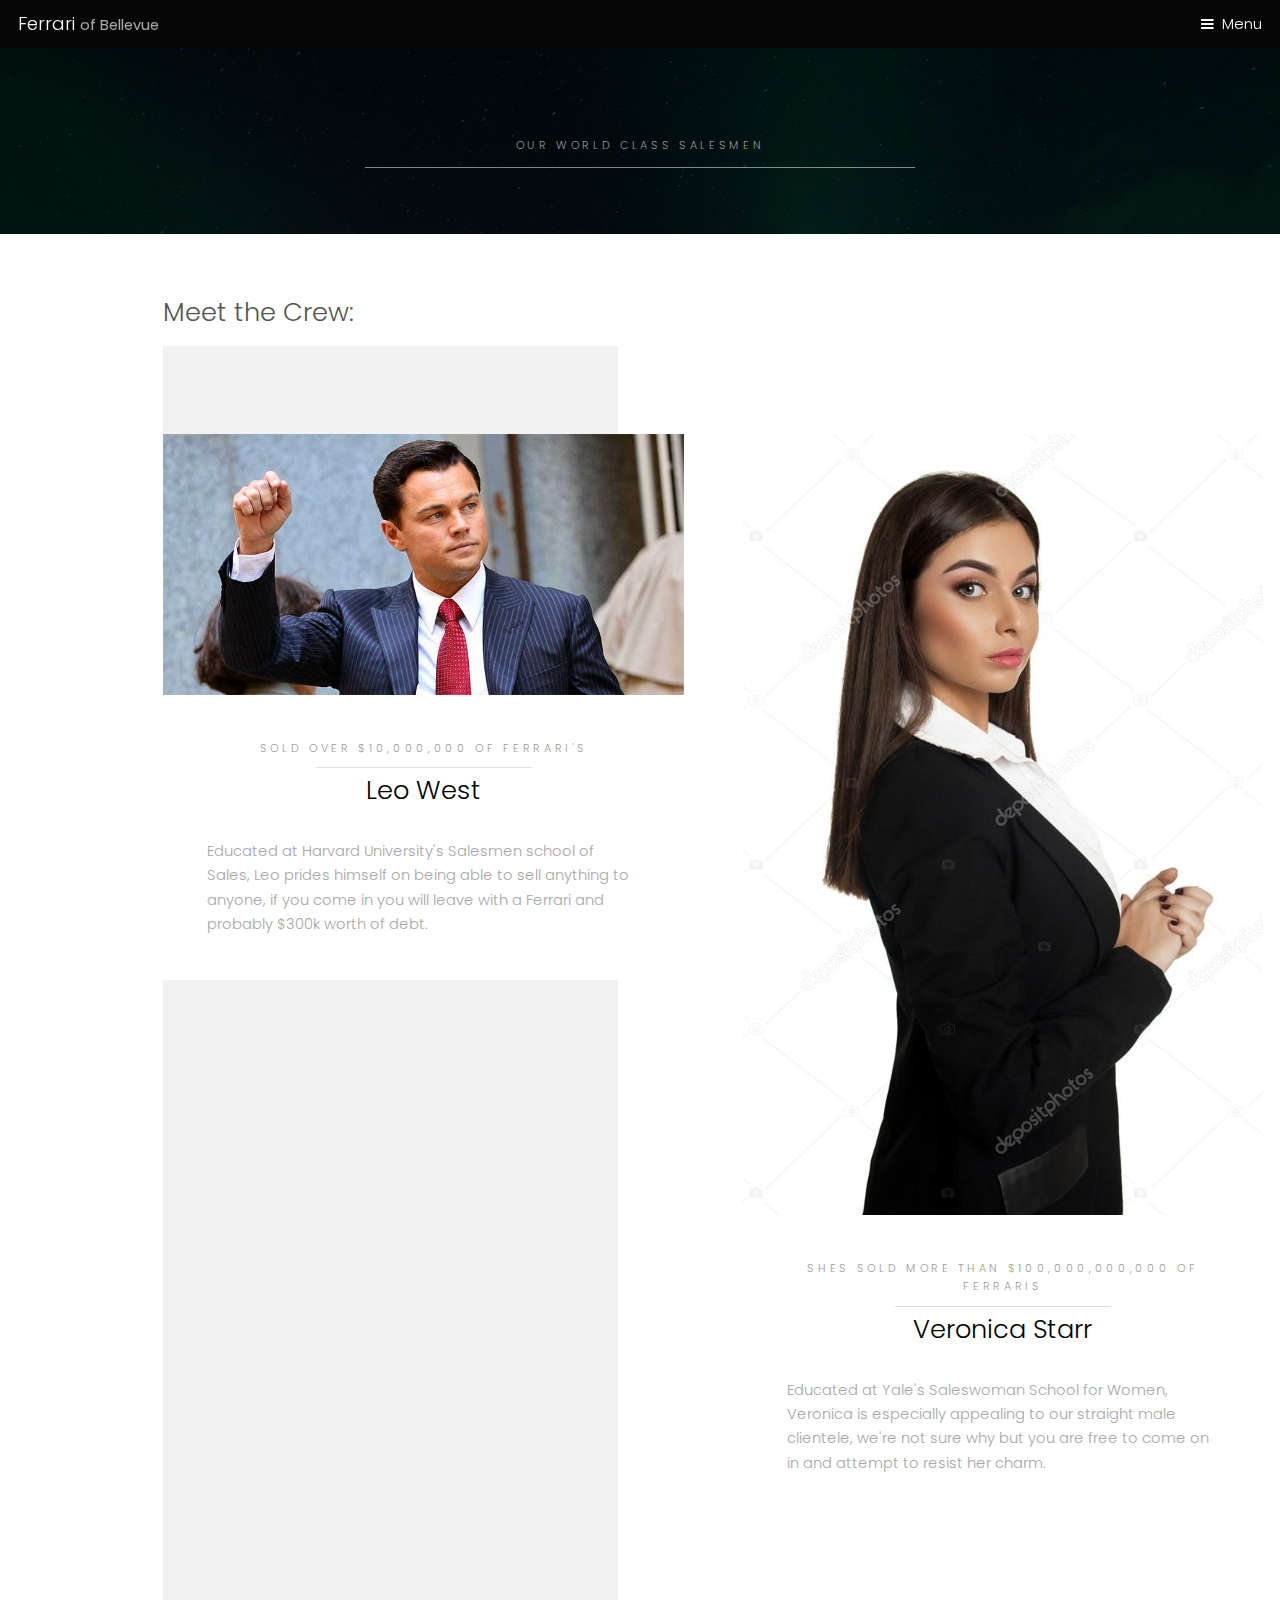
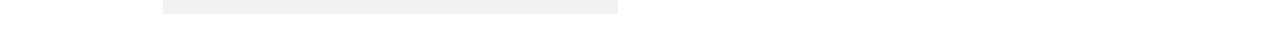
<file: elements.html>
<!DOCTYPE HTML>
<!--
	Hielo by TEMPLATED
	templated.co @templatedco
	Released for free under the Creative Commons Attribution 3.0 license (templated.co/license)
-->
<html>
	<head>
		<title>Ferrari of Bellevue</title>
		<meta charset="utf-8" />
		<meta name="viewport" content="width=device-width, initial-scale=1" />
		<link rel="stylesheet" href="assets/css/main.css" />
	</head>
	<body class="subpage">

		<!-- Header -->
			<header id="header">
				<div class="logo"><a href="index.html">Ferrari <span>of Bellevue</span></a></div>
				<a href="#menu">Menu</a>
			</header>

		<!-- Nav -->
			<nav id="menu">
				<ul class="links">
					<li><a href="myFunSite.html">Home</a></li>
					<li><a href="generic.html">Inventory</a></li>
					<li><a href="elements.html">Salesmen</a></li>
				</ul>
			</nav>

		<!-- One -->
			<section id="One" class="wrapper style3">
				<div class="inner">
					<header class="align-center">
						<p>Our World Class Salesmen</p>

					</header>
				</div>
			</section>

		<!-- Main -->
			<div id="main" class="container">

				<!-- Elements -->
					<h2 id="elements">Meet the Crew:</h2>
					<div class="row 200%">
						<div class="6u 12u$(medium)">

</code></pre>
<section id="one" class="wrapper style2">
		<div class="inner">
			<div class="grid-style">

				<div>
					<div class="box">
						<div class="image fit">
							<img src="images/Salesman01.jpg" alt="" />
						</div>
						<div class="content">
							<header class="align-center">
								<p>Sold over $10,000,000 of Ferrari's</p>
								<h2>Leo West</h2>
							</header>
							<p> Educated at Harvard University's Salesmen school of Sales, Leo prides himself on being able to sell anything to anyone, if you come in you will leave with a Ferrari and probably $300k worth of debt.</p>
						</div>
					</div>
				</div>

				<div>
					<div class="box">
						<div class="image fit">
							<img src="images/Saleswoman01.jpg" alt="" />
						</div>
						<div class="content">
							<header class="align-center">
								<p>Shes sold more than $100,000,000,000 of Ferraris</p>
								<h2>Veronica Starr</h2>
							</header>
							<p> Educated at Yale's Saleswoman School for Women, Veronica is especially appealing to our straight male clientele, we're not sure why but you are free to come on in and attempt to resist her charm.</p>
						</div>
					</div>
				</div>
			</div>
		</div>
	</section>

		<!-- Scripts -->
			<script src="assets/js/jquery.min.js"></script>
			<script src="assets/js/jquery.scrollex.min.js"></script>
			<script src="assets/js/skel.min.js"></script>
			<script src="assets/js/util.js"></script>
			<script src="assets/js/main.js"></script>

	</body>
</html>
</file>
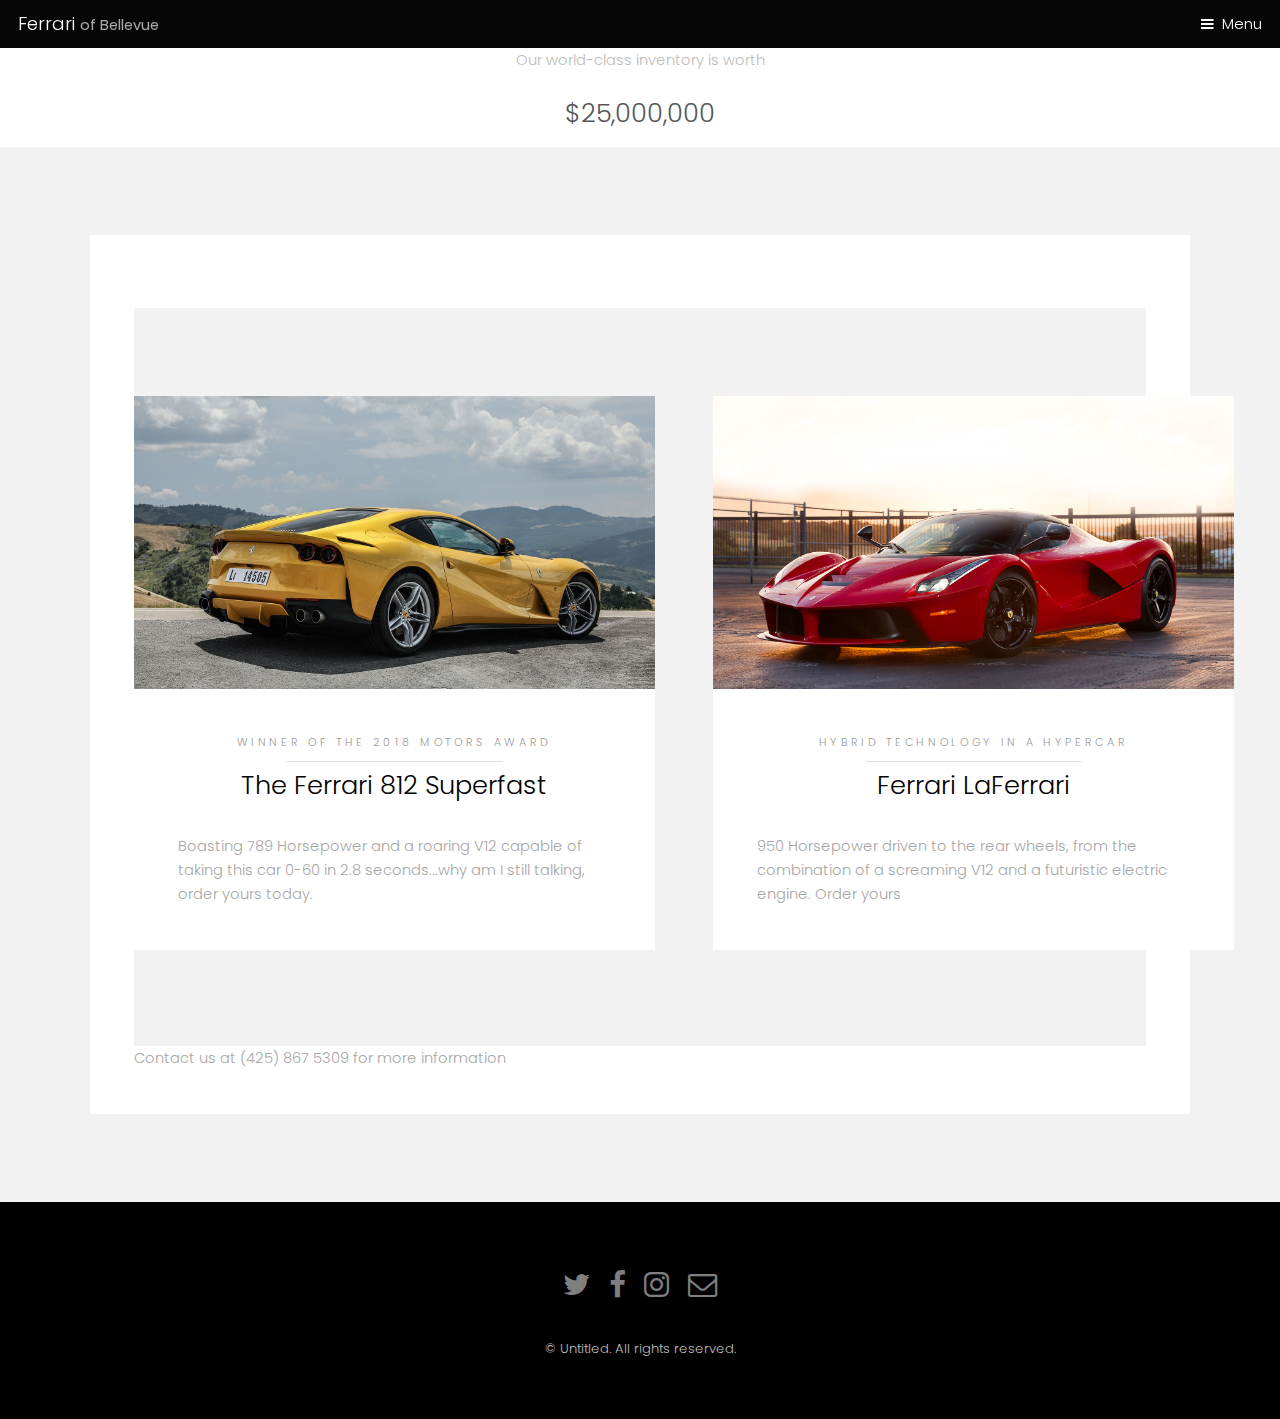
<file: generic.html>
<!DOCTYPE HTML>
<!--
	Hielo by TEMPLATED
	templated.co @templatedco
	Released for free under the Creative Commons Attribution 3.0 license (templated.co/license)
-->
<html>
	<head>
		<title>Ferrari of Bellevue</title>
		<meta charset="utf-8" />
		<meta name="viewport" content="width=device-width, initial-scale=1" />
		<link rel="stylesheet" href="assets/css/main.css" />
	</head>
	<body class="subpage">

		<!-- Header -->
			<header id="header">
				<div class="logo"><a href="index.html">Ferrari <span>of Bellevue</span></a></div>
				<a href="#menu">Menu</a>
			</header>

		<!-- Nav -->
			<nav id="menu">
				<ul class="links">
					<li><a href="myFunSite.html">Home</a></li>
					<li><a href="generic.html">Inventory</a></li>
					<li><a href="elements.html">Salesmen</a></li>
				</ul>
			</nav>

		<!-- One -->
			<section>
				<div class="inner">
					<header class="align-center">
						<p>Our world-class inventory is worth</p>
						<h2>$25,000,000</h2>
					</header>
				</div>
			</section>

		<!-- Two -->
			<section id="two" class="wrapper style2">
				<div class="inner">
					<div class="box">
						<div class="content">
							<header class="align-center">
							</header>
							<p><section id="one" class="wrapper style2">
								<div class="inner">
									<div class="grid-style">
				
										<div>
											<div class="box">
												<div class="image fit">
													<img src="images/Ferrari812ForSale.jpg" alt="" />
												</div>
												<div class="content">
													<header class="align-center">
														<p>Winner of the 2018 Motors Award</p>
														<h2>The Ferrari 812 Superfast</h2>
													</header>
													<p> Boasting 789 Horsepower and a roaring V12 capable of taking this car 0-60 in 2.8 seconds...why am I still talking, order yours today.</p>
												</div>
											</div>
										</div>
				
										<div>
											<div class="box">
												<div class="image fit">
													<img src="images/FerrariLaFerrariForSale.jpg" alt="" />
												</div>
												<div class="content">
													<header class="align-center">
														<p>Hybrid Technology in a HyperCar</p>
														<h2>Ferrari LaFerrari</h2>
													</header>
													<p> 950 Horsepower driven to the rear wheels, from the combination of a screaming V12 and a futuristic electric engine. Order yours </p>
												</div>
											</div>
										</div>
									</div>
								</div>
							</section>Contact us at (425) 867 5309 for more information</p>
						</div>
					</div>
				</div>
			</section>

		<!-- Footer -->
			<footer id="footer">
				<div class="container">
					<ul class="icons">
						<li><a href="#" class="icon fa-twitter"><span class="label">Twitter</span></a></li>
						<li><a href="#" class="icon fa-facebook"><span class="label">Facebook</span></a></li>
						<li><a href="#" class="icon fa-instagram"><span class="label">Instagram</span></a></li>
						<li><a href="#" class="icon fa-envelope-o"><span class="label">Email</span></a></li>
					</ul>
				</div>
				<div class="copyright">
					&copy; Untitled. All rights reserved.
				</div>
			</footer>

		<!-- Scripts -->
			<script src="assets/js/jquery.min.js"></script>
			<script src="assets/js/jquery.scrollex.min.js"></script>
			<script src="assets/js/skel.min.js"></script>
			<script src="assets/js/util.js"></script>
			<script src="assets/js/main.js"></script>

	</body>
</html>
</file>
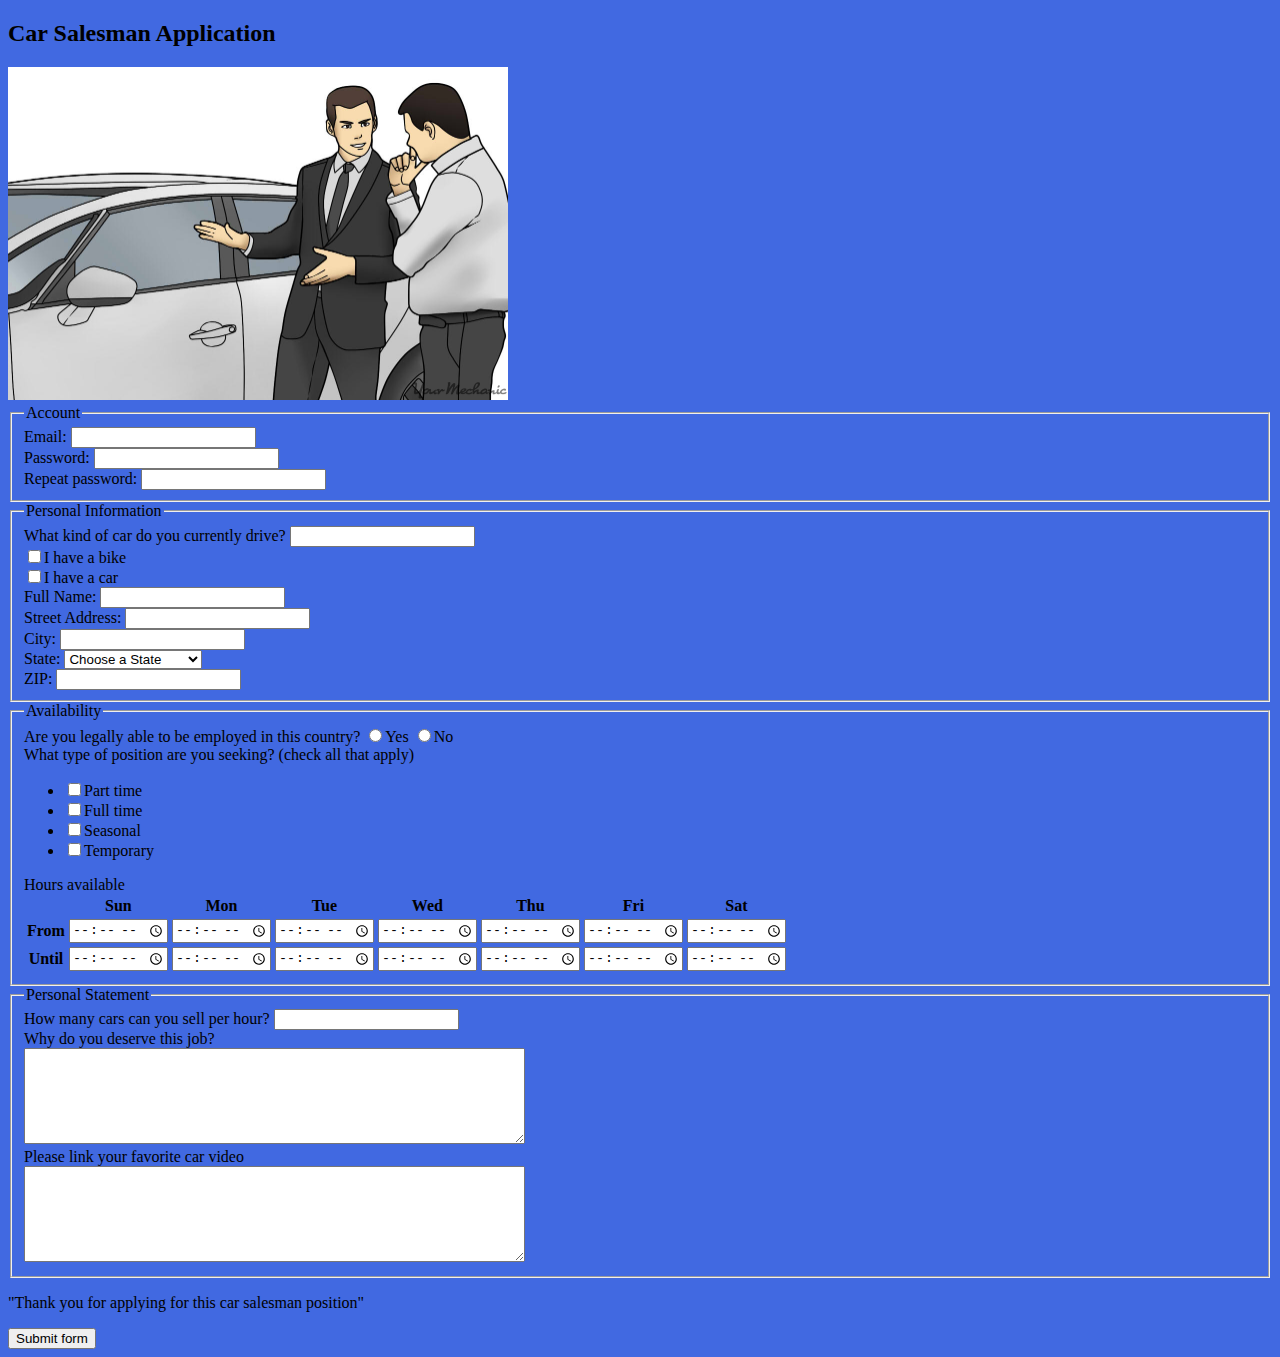
<file: jobApplicationForm.html>
<!DOCTYPE html>
<html>
<head>
	<meta charset="utf-8">
	<title>Job Application</title>
</head>
<body style = "background-color:royalblue;">

<h2>Car Salesman Application</h2>
<img src="carSalesman.jpg" alt="Car Salesman" width="500" height="333">

<form action="http://gclass.alexburner.com/formtest.php" method="post">

	<fieldset>
		<legend>Account</legend>
		<div class="field">
			<label>Email:</label> 
			<input type="text" name="email">
		</div>
		<div class="field">
			<label>Password:</label> 
			<input type="password" name="password">
		</div>
		<div class="field">
			<label>Repeat password:</label> 
			<input type="password" name="password_r">
		</div>
	</fieldset>

	<fieldset>
        <legend>Personal Information</legend>
        <div class="field">
                <label>What kind of car do you currently drive?</label> 
                <input type="text" name="currentCar">
        </div>
        <input type="checkbox" name="vehicle" value="Bike">I have a bike<br> <input type="checkbox" name="vehicle" value="Car">I have a car
		<div class="field">
			<label>Full Name:</label> 
			<input type="text" name="name">
		</div>
		<div class="field">
			<label>Street Address:</label> 
			<input type="text" name="street">
		</div>
		<div class="field">
			<label>City:</label> 
			<input type="text" name="city">
		</div>
		<div class="field">
			<label>State:</label> 
			<select name="state">
				<option value="" selected="true">Choose a State</option>
				<option value="AL">Alabama</option>
				<option value="AK">Alaska</option>
				<option value="AZ">Arizona</option>
				<option value="AR">Arkansas</option>
				<option value="CA">California</option>
				<option value="CO">Colorado</option>
				<option value="CT">Connecticut</option>
				<option value="DE">Delaware</option>
				<option value="DC">District of Columbia</option>
				<option value="FL">Florida</option>
				<option value="GA">Georgia</option>
				<option value="HI">Hawaii</option>
				<option value="ID">Idaho</option>
				<option value="IL">Illinois</option>
				<option value="IN">Indiana</option>
				<option value="IA">Iowa</option>
				<option value="KS">Kansas</option>
				<option value="KY">Kentucky</option>
				<option value="LA">Louisiana</option>
				<option value="ME">Maine</option>
				<option value="MD">Maryland</option>
				<option value="MA">Massachusetts</option>
				<option value="MI">Michigan</option>
				<option value="MN">Minnesota</option>
				<option value="MS">Mississippi</option>
				<option value="MO">Missouri</option>
				<option value="MT">Montana</option>
				<option value="NE">Nebraska</option>
				<option value="NV">Nevada</option>
				<option value="NH">New Hampshire</option>
				<option value="NJ">New Jersey</option>
				<option value="NM">New Mexico</option>
				<option value="NY">New York</option>
				<option value="NC">North Carolina</option>
				<option value="ND">North Dakota</option>
				<option value="OH">Ohio</option>
				<option value="OK">Oklahoma</option>
				<option value="OR">Oregon</option>
				<option value="PA">Pennsylvania</option>
				<option value="RI">Rhode Island</option>
				<option value="SC">South Carolina</option>
				<option value="SD">South Dakota</option>
				<option value="TN">Tennessee</option>
				<option value="TX">Texas</option>
				<option value="UT">Utah</option>
				<option value="VT">Vermont</option>
				<option value="VA">Virginia</option>
				<option value="WA">Washington</option>
				<option value="WV">West Virginia</option>
				<option value="WI">Wisconsin</option>
				<option value="WY">Wyoming</option>
			</select>
		</div>
		<div class="field">
			<label>ZIP:</label> 
			<input type="text" name="zip">
        </div>
	</fieldset>

	<fieldset>
		<legend>Availability</legend>
		<div class="field">
			<label>Are you legally able to be employed in this country?</label> 
			<input type="radio" name="legal" value="yes">Yes
			<input type="radio" name="legal" value="no">No
		</div>
		<div class="field">
			<label>What type of position are you seeking? (check all that apply)</label>
			<ul>
				<li><input type="checkbox" name="position_pt" value="parttime">Part time</li>
				<li><input type="checkbox" name="position_ft" value="fulltime">Full time</li>
				<li><input type="checkbox" name="position_sl" value="seasonal">Seasonal</li>
				<li><input type="checkbox" name="position_tp" value="temporary">Temporary</li>
			</ul>
		</div>
		<div class="field">
			<label>Hours available</label>
			<table>
				<tr>
					<td></td>
					<th>Sun</th>
					<th>Mon</th>
					<th>Tue</th>
					<th>Wed</th>
					<th>Thu</th>
					<th>Fri</th>
					<th>Sat</th>
				</tr>
				<tr>
					<th>From</th>
					<td><input type="time" size="5" name="su_from"></td>
					<td><input type="time" size="5" name="mo_from"></td>
					<td><input type="time" size="5" name="tu_from"></td>
					<td><input type="time" size="5" name="we_from"></td>
					<td><input type="time" size="5" name="th_from"></td>
					<td><input type="time" size="5" name="fr_from"></td>
					<td><input type="time" size="5" name="sa_from"></td>
				</tr>
				<tr>
					<th>Until</th>
					<td><input type="time" size="5" name="su_until"></td>
					<td><input type="time" size="5" name="mo_until"></td>
					<td><input type="time" size="5" name="tu_until"></td>
					<td><input type="time" size="5" name="we_until"></td>
					<td><input type="time" size="5" name="th_until"></td>
					<td><input type="time" size="5" name="fr_until"></td>
					<td><input type="time" size="5" name="sa_until"></td>
				</tr>
			</table>
		</div>
	</fieldset>

	<fieldset>
        <legend>Personal Statement</legend>
        <div class="field">
			<label>How many cars can you sell per hour?</label> 
			<input type="text" name="cars per hour">
		<div class="field">
			<label>Why do you deserve this job?</label><br>
			<textarea name="deserve" rows="6" cols="60"></textarea>
		</div>
		<div class="field">
			<label>Please link your favorite car video</label><br>
			<textarea name="favorite car video" rows="6" cols="60"></textarea>
		</div>
	</fieldset>
    <p>"Thank you for applying for this car salesman position"</p>
	<input type="submit" value="Submit form">
</form>
</body>
</html>
</file>
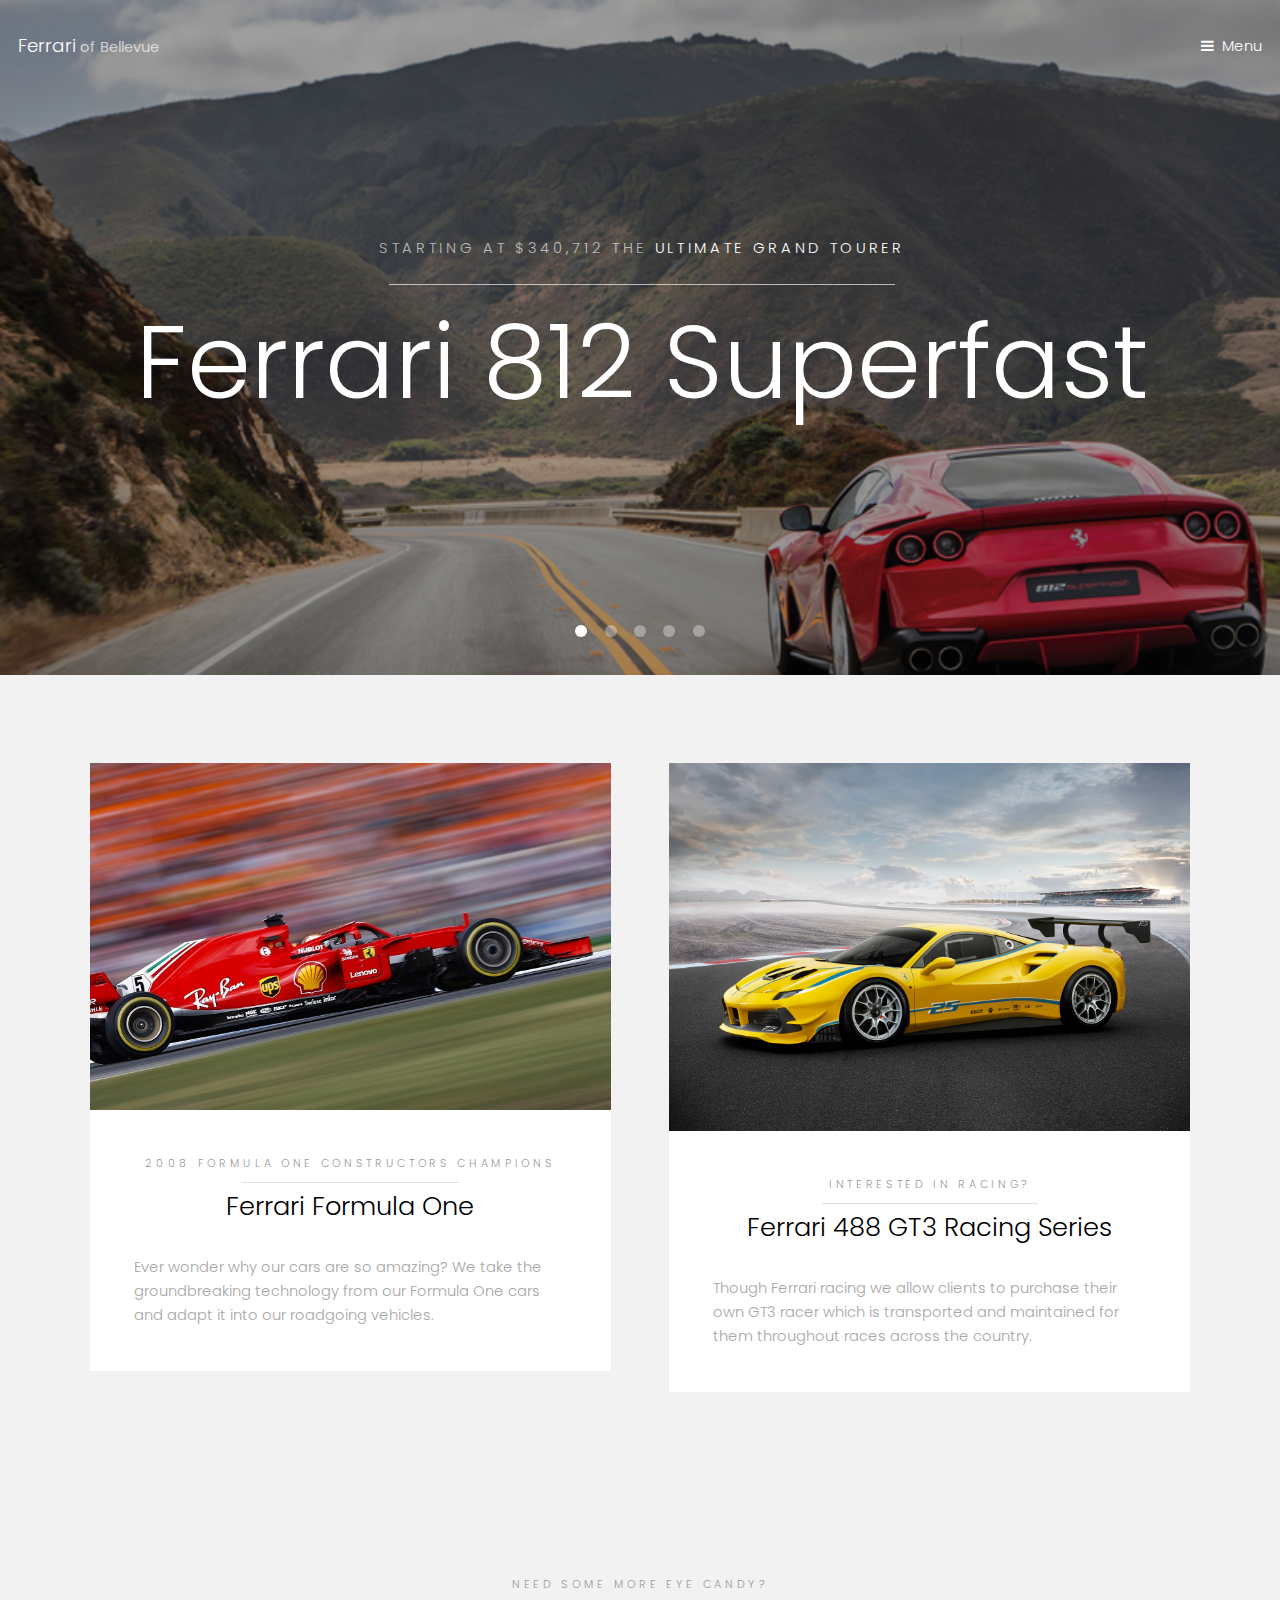
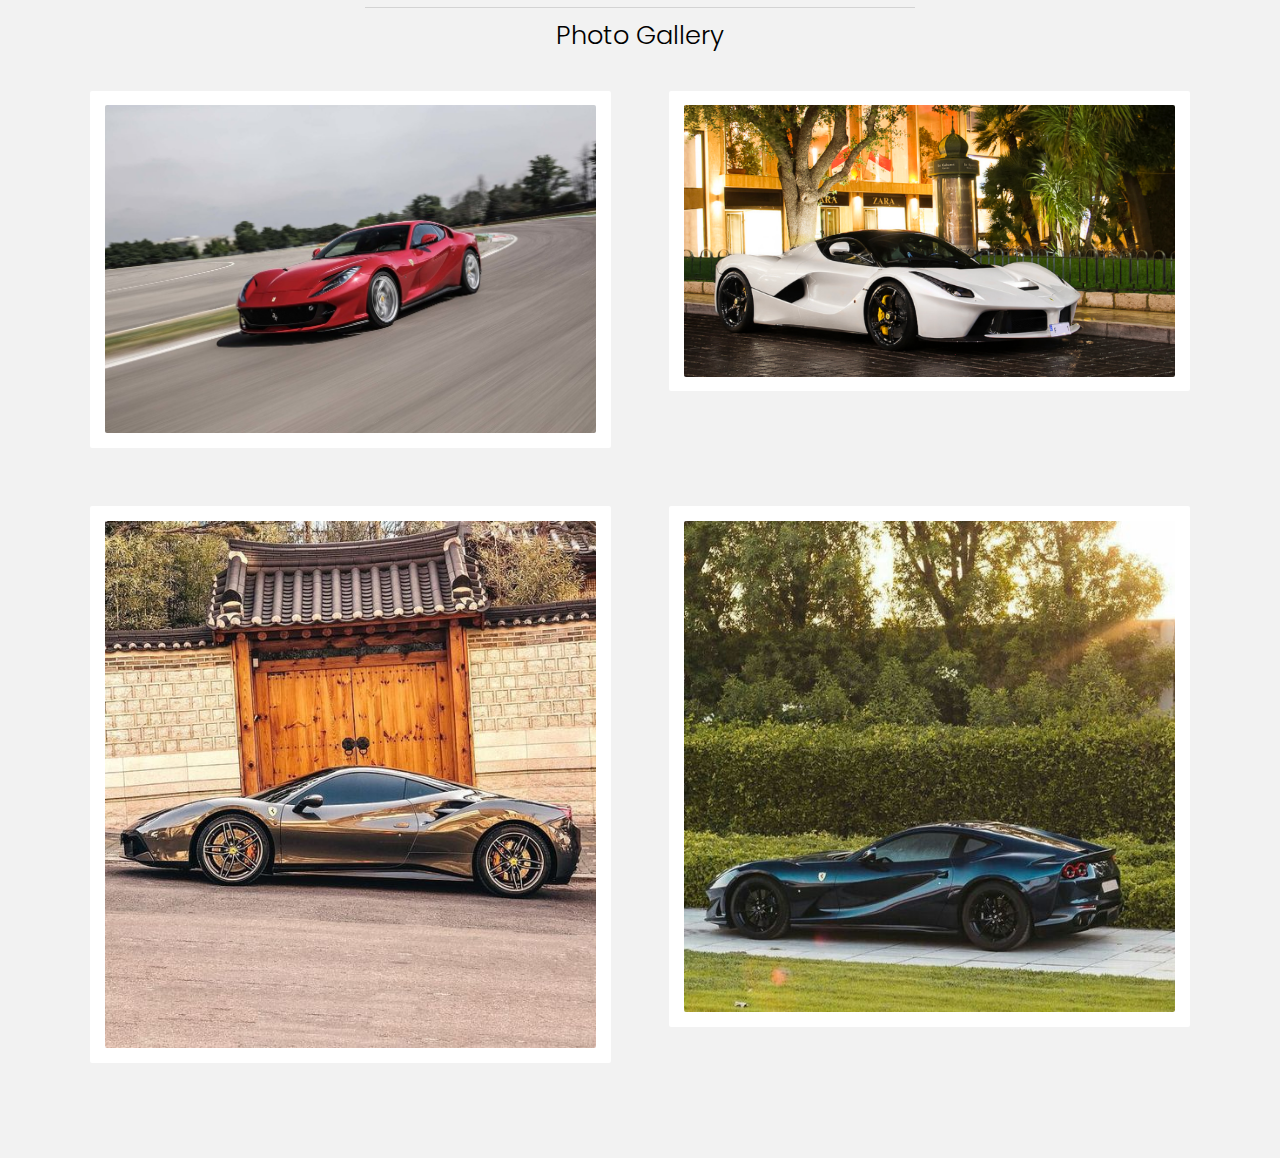
<file: myFunSite.html>
<!DOCTYPE HTML>
<!--
	Hielo by TEMPLATED
	templated.co @templatedco
	Released for free under the Creative Commons Attribution 3.0 license (templated.co/license)
-->
<html>
	<head>
		<title>Ferrari of Bellevue</title>
		<meta charset="utf-8" />
		<meta name="viewport" content="width=device-width, initial-scale=1" />
		<link rel="stylesheet" href="assets/css/main.css" />
	</head>
	<body>

		<!-- Header -->
			<header id="header" class="alt">
				<div class="logo"><a href="index.html">Ferrari <span> of Bellevue</span></a></div>
				<a href="#menu">Menu</a>
			</header>

		<!-- Nav -->
			<nav id="menu">
				<ul class="links">
					<li><a href="myFunSite.html">Home</a></li>
					<li><a href="generic.html">Inventory</a></li>
					<li><a href="elements.html">Salesmen</a></li>
				</ul>
			</nav>

		<!-- Banner -->
			<section class="banner full">
				<article>
					<img src="images/Ferrari812.jpg" alt="" />
					<div class="inner">
						<header>
							<p>Starting at $340,712 the<a href=""> Ultimate Grand Tourer</a></p>
							<h2>Ferrari 812 Superfast</h2>
						</header>
					</div>
				</article>
				<article>
					<img src="images/Ferrari488GTB.jpg" alt="" />
					<div class="inner">
						<header>
							<p>THe ultimate midengined supercar</p>
							<h2>Ferrari 488 GTB</h2>
						</header>
					</div>
				</article>
				<article>
					<img src="images/FerrariPortofino.jpg"  alt="" />
					<div class="inner">
						<header>
							<p>Ever dreamed of cruising the Italian Coast?</p>
							<h2>Ferrari Portofino</h2>
						</header>
					</div>
				</article>
				<article>
					<img src="images/FerrariGTC4Lusso.jpg"  alt="" />
					<div class="inner">
						<header>
							<p>The ultimate practical impractical driving machine</p>
							<h2>Ferrari GTC4Lusso</h2>
						</header>
					</div>
				</article>
				<article>
					<img src="images/FerrariLaFerrari.jpg"  alt="" />
					<div class="inner">
						<header>
							<p>Theres no reason why you need one and yet...</p>
							<h2>Ferrari LaFerrari</h2>
						</header>
					</div>
				</article>
			</section>

		<!-- One -->
			<section id="one" class="wrapper style2">
				<div class="inner">
					<div class="grid-style">

						<div>
							<div class="box">
								<div class="image fit">
									<img src="images/FerrariFormula1.jpg" alt="" />
								</div>
								<div class="content">
									<header class="align-center">
										<p>2008 Formula One Constructors Champions</p>
										<h2>Ferrari Formula One</h2>
									</header>
									<p> Ever wonder why our cars are so amazing? We take the groundbreaking technology from our Formula One cars and adapt it into our roadgoing vehicles.</p>
								</div>
							</div>
						</div>

						<div>
							<div class="box">
								<div class="image fit">
									<img src="images/FerrariGT3Racing.jpg" alt="" />
								</div>
								<div class="content">
									<header class="align-center">
										<p>Interested in racing?</p>
										<h2>Ferrari 488 GT3 Racing Series</h2>
									</header>
									<p> Though Ferrari racing we allow clients to purchase their own GT3 racer which is transported and maintained for them throughout races across the country.</p>
								</div>
							</div>
						</div>
					</div>
				</div>
			</section>
		<!-- Three -->
			<section id="three" class="wrapper style2">
				<div class="inner">
					<header class="align-center">
						<p class="special">Need some more eye candy?</p>
						<h2>Photo Gallery</h2>
					</header>
					<div class="gallery">
						<div>
							<div class="image fit">
								<a href="#"><img src="images/Ferrari812Superfast01.jpeg" alt="" /></a>
							</div>
						</div>
						<div>
							<div class="image fit">
								<a href="#"><img src="images/FerrariLaFerrari01.jpg" alt="" /></a>
							</div>
						</div>
						<div>
							<div class="image fit">
								<a href="#"><img src="images/Ferrari48801.jpg" alt="" /></a>
							</div>
						</div>
						<div>
							<div class="image fit">
								<a href="#"><img src="images/Ferrari812Superfast02.jpg" alt="" /></a>
							</div>
						</div>
					</div>
				</div>
			</section>
		<!-- Scripts -->
			<script src="assets/js/jquery.min.js"></script>
			<script src="assets/js/jquery.scrollex.min.js"></script>
			<script src="assets/js/skel.min.js"></script>
			<script src="assets/js/util.js"></script>
			<script src="assets/js/main.js"></script>

	</body>
</html>
</file>
<file: assets/css/main.css>
@charset "UTF-8";
@import url(font-awesome.min.css);
@import url("https://fonts.googleapis.com/css?family=Poppins:300,400,500,600,700");

/*
	Hielo by TEMPLATED
	templated.co @templatedco
	Released for free under the Creative Commons Attribution 3.0 license (templated.co/license)
*/

/* Reset */

	html, body, div, span, applet, object, iframe, h1, h2, h3, h4, h5, h6, p, blockquote, pre, a, abbr, acronym, address, big, cite, code, del, dfn, em, img, ins, kbd, q, s, samp, small, strike, strong, sub, sup, tt, var, b, u, i, center, dl, dt, dd, ol, ul, li, fieldset, form, label, legend, table, caption, tbody, tfoot, thead, tr, th, td, article, aside, canvas, details, embed, figure, figcaption, footer, header, hgroup, menu, nav, output, ruby, section, summary, time, mark, audio, video {
		margin: 0;
		padding: 0;
		border: 0;
		font-size: 100%;
		font: inherit;
		vertical-align: baseline;
	}

	article, aside, details, figcaption, figure, footer, header, hgroup, menu, nav, section {
		display: block;
	}

	body {
		line-height: 1;
	}

	ol, ul {
		list-style: none;
	}

	blockquote, q {
		quotes: none;
	}

	blockquote:before, blockquote:after, q:before, q:after {
		content: '';
		content: none;
	}

	table {
		border-collapse: collapse;
		border-spacing: 0;
	}

	body {
		-webkit-text-size-adjust: none;
	}

/* Box Model */

	*, *:before, *:after {
		-moz-box-sizing: border-box;
		-webkit-box-sizing: border-box;
		box-sizing: border-box;
	}

/* Containers */

	.container {
		margin-left: auto;
		margin-right: auto;
	}

	.container.\31 25\25 {
		width: 100%;
		max-width: 100rem;
		min-width: 80rem;
	}

	.container.\37 5\25 {
		width: 60rem;
	}

	.container.\35 0\25 {
		width: 40rem;
	}

	.container.\32 5\25 {
		width: 20rem;
	}

	.container {
		width: 80rem;
	}

	@media screen and (max-width: 1680px) {

		.container.\31 25\25 {
			width: 100%;
			max-width: 100rem;
			min-width: 80rem;
		}

		.container.\37 5\25 {
			width: 60rem;
		}

		.container.\35 0\25 {
			width: 40rem;
		}

		.container.\32 5\25 {
			width: 20rem;
		}

		.container {
			width: 80rem;
		}

	}

	@media screen and (max-width: 1280px) {

		.container.\31 25\25 {
			width: 100%;
			max-width: 81.25rem;
			min-width: 65rem;
		}

		.container.\37 5\25 {
			width: 48.75rem;
		}

		.container.\35 0\25 {
			width: 32.5rem;
		}

		.container.\32 5\25 {
			width: 16.25rem;
		}

		.container {
			width: 65rem;
		}

	}

	@media screen and (max-width: 980px) {

		.container.\31 25\25 {
			width: 100%;
			max-width: 112.5%;
			min-width: 90%;
		}

		.container.\37 5\25 {
			width: 67.5%;
		}

		.container.\35 0\25 {
			width: 45%;
		}

		.container.\32 5\25 {
			width: 22.5%;
		}

		.container {
			width: 90%;
		}

	}

	@media screen and (max-width: 736px) {

		.container.\31 25\25 {
			width: 100%;
			max-width: 112.5%;
			min-width: 90%;
		}

		.container.\37 5\25 {
			width: 67.5%;
		}

		.container.\35 0\25 {
			width: 45%;
		}

		.container.\32 5\25 {
			width: 22.5%;
		}

		.container {
			width: 90% !important;
		}

	}

	@media screen and (max-width: 480px) {

		.container.\31 25\25 {
			width: 100%;
			max-width: 112.5%;
			min-width: 90%;
		}

		.container.\37 5\25 {
			width: 67.5%;
		}

		.container.\35 0\25 {
			width: 45%;
		}

		.container.\32 5\25 {
			width: 22.5%;
		}

		.container {
			width: 90% !important;
		}

	}

/* Grid */

	.row {
		border-bottom: solid 1px transparent;
		-moz-box-sizing: border-box;
		-webkit-box-sizing: border-box;
		box-sizing: border-box;
	}

	.row > * {
		float: left;
		-moz-box-sizing: border-box;
		-webkit-box-sizing: border-box;
		box-sizing: border-box;
	}

	.row:after, .row:before {
		content: '';
		display: block;
		clear: both;
		height: 0;
	}

	.row.uniform > * > :first-child {
		margin-top: 0;
	}

	.row.uniform > * > :last-child {
		margin-bottom: 0;
	}

	.row.\30 \25 > * {
		padding: 0 0 0 0rem;
	}

	.row.\30 \25 {
		margin: 0 0 -1px 0rem;
	}

	.row.uniform.\30 \25 > * {
		padding: 0rem 0 0 0rem;
	}

	.row.uniform.\30 \25 {
		margin: 0rem 0 -1px 0rem;
	}

	.row > * {
		padding: 0 0 0 2rem;
	}

	.row {
		margin: 0 0 -1px -2rem;
	}

	.row.uniform > * {
		padding: 2rem 0 0 2rem;
	}

	.row.uniform {
		margin: -2rem 0 -1px -2rem;
	}

	.row.\32 00\25 > * {
		padding: 0 0 0 4rem;
	}

	.row.\32 00\25 {
		margin: 0 0 -1px -4rem;
	}

	.row.uniform.\32 00\25 > * {
		padding: 4rem 0 0 4rem;
	}

	.row.uniform.\32 00\25 {
		margin: -4rem 0 -1px -4rem;
	}

	.row.\31 50\25 > * {
		padding: 0 0 0 3rem;
	}

	.row.\31 50\25 {
		margin: 0 0 -1px -3rem;
	}

	.row.uniform.\31 50\25 > * {
		padding: 3rem 0 0 3rem;
	}

	.row.uniform.\31 50\25 {
		margin: -3rem 0 -1px -3rem;
	}

	.row.\35 0\25 > * {
		padding: 0 0 0 1rem;
	}

	.row.\35 0\25 {
		margin: 0 0 -1px -1rem;
	}

	.row.uniform.\35 0\25 > * {
		padding: 1rem 0 0 1rem;
	}

	.row.uniform.\35 0\25 {
		margin: -1rem 0 -1px -1rem;
	}

	.row.\32 5\25 > * {
		padding: 0 0 0 0.5rem;
	}

	.row.\32 5\25 {
		margin: 0 0 -1px -0.5rem;
	}

	.row.uniform.\32 5\25 > * {
		padding: 0.5rem 0 0 0.5rem;
	}

	.row.uniform.\32 5\25 {
		margin: -0.5rem 0 -1px -0.5rem;
	}

	.\31 2u, .\31 2u\24 {
		width: 100%;
		clear: none;
		margin-left: 0;
	}

	.\31 1u, .\31 1u\24 {
		width: 91.6666666667%;
		clear: none;
		margin-left: 0;
	}

	.\31 0u, .\31 0u\24 {
		width: 83.3333333333%;
		clear: none;
		margin-left: 0;
	}

	.\39 u, .\39 u\24 {
		width: 75%;
		clear: none;
		margin-left: 0;
	}

	.\38 u, .\38 u\24 {
		width: 66.6666666667%;
		clear: none;
		margin-left: 0;
	}

	.\37 u, .\37 u\24 {
		width: 58.3333333333%;
		clear: none;
		margin-left: 0;
	}

	.\36 u, .\36 u\24 {
		width: 50%;
		clear: none;
		margin-left: 0;
	}

	.\35 u, .\35 u\24 {
		width: 41.6666666667%;
		clear: none;
		margin-left: 0;
	}

	.\34 u, .\34 u\24 {
		width: 33.3333333333%;
		clear: none;
		margin-left: 0;
	}

	.\33 u, .\33 u\24 {
		width: 25%;
		clear: none;
		margin-left: 0;
	}

	.\32 u, .\32 u\24 {
		width: 16.6666666667%;
		clear: none;
		margin-left: 0;
	}

	.\31 u, .\31 u\24 {
		width: 8.3333333333%;
		clear: none;
		margin-left: 0;
	}

	.\31 2u\24 + *,
	.\31 1u\24 + *,
	.\31 0u\24 + *,
	.\39 u\24 + *,
	.\38 u\24 + *,
	.\37 u\24 + *,
	.\36 u\24 + *,
	.\35 u\24 + *,
	.\34 u\24 + *,
	.\33 u\24 + *,
	.\32 u\24 + *,
	.\31 u\24 + * {
		clear: left;
	}

	.\-11u {
		margin-left: 91.66667%;
	}

	.\-10u {
		margin-left: 83.33333%;
	}

	.\-9u {
		margin-left: 75%;
	}

	.\-8u {
		margin-left: 66.66667%;
	}

	.\-7u {
		margin-left: 58.33333%;
	}

	.\-6u {
		margin-left: 50%;
	}

	.\-5u {
		margin-left: 41.66667%;
	}

	.\-4u {
		margin-left: 33.33333%;
	}

	.\-3u {
		margin-left: 25%;
	}

	.\-2u {
		margin-left: 16.66667%;
	}

	.\-1u {
		margin-left: 8.33333%;
	}

	@media screen and (max-width: 1680px) {

		.row > * {
			padding: 0 0 0 2rem;
		}

		.row {
			margin: 0 0 -1px -2rem;
		}

		.row.uniform > * {
			padding: 2rem 0 0 2rem;
		}

		.row.uniform {
			margin: -2rem 0 -1px -2rem;
		}

		.row.\32 00\25 > * {
			padding: 0 0 0 4rem;
		}

		.row.\32 00\25 {
			margin: 0 0 -1px -4rem;
		}

		.row.uniform.\32 00\25 > * {
			padding: 4rem 0 0 4rem;
		}

		.row.uniform.\32 00\25 {
			margin: -4rem 0 -1px -4rem;
		}

		.row.\31 50\25 > * {
			padding: 0 0 0 3rem;
		}

		.row.\31 50\25 {
			margin: 0 0 -1px -3rem;
		}

		.row.uniform.\31 50\25 > * {
			padding: 3rem 0 0 3rem;
		}

		.row.uniform.\31 50\25 {
			margin: -3rem 0 -1px -3rem;
		}

		.row.\35 0\25 > * {
			padding: 0 0 0 1rem;
		}

		.row.\35 0\25 {
			margin: 0 0 -1px -1rem;
		}

		.row.uniform.\35 0\25 > * {
			padding: 1rem 0 0 1rem;
		}

		.row.uniform.\35 0\25 {
			margin: -1rem 0 -1px -1rem;
		}

		.row.\32 5\25 > * {
			padding: 0 0 0 0.5rem;
		}

		.row.\32 5\25 {
			margin: 0 0 -1px -0.5rem;
		}

		.row.uniform.\32 5\25 > * {
			padding: 0.5rem 0 0 0.5rem;
		}

		.row.uniform.\32 5\25 {
			margin: -0.5rem 0 -1px -0.5rem;
		}

		.\31 2u\28xlarge\29, .\31 2u\24\28xlarge\29 {
			width: 100%;
			clear: none;
			margin-left: 0;
		}

		.\31 1u\28xlarge\29, .\31 1u\24\28xlarge\29 {
			width: 91.6666666667%;
			clear: none;
			margin-left: 0;
		}

		.\31 0u\28xlarge\29, .\31 0u\24\28xlarge\29 {
			width: 83.3333333333%;
			clear: none;
			margin-left: 0;
		}

		.\39 u\28xlarge\29, .\39 u\24\28xlarge\29 {
			width: 75%;
			clear: none;
			margin-left: 0;
		}

		.\38 u\28xlarge\29, .\38 u\24\28xlarge\29 {
			width: 66.6666666667%;
			clear: none;
			margin-left: 0;
		}

		.\37 u\28xlarge\29, .\37 u\24\28xlarge\29 {
			width: 58.3333333333%;
			clear: none;
			margin-left: 0;
		}

		.\36 u\28xlarge\29, .\36 u\24\28xlarge\29 {
			width: 50%;
			clear: none;
			margin-left: 0;
		}

		.\35 u\28xlarge\29, .\35 u\24\28xlarge\29 {
			width: 41.6666666667%;
			clear: none;
			margin-left: 0;
		}

		.\34 u\28xlarge\29, .\34 u\24\28xlarge\29 {
			width: 33.3333333333%;
			clear: none;
			margin-left: 0;
		}

		.\33 u\28xlarge\29, .\33 u\24\28xlarge\29 {
			width: 25%;
			clear: none;
			margin-left: 0;
		}

		.\32 u\28xlarge\29, .\32 u\24\28xlarge\29 {
			width: 16.6666666667%;
			clear: none;
			margin-left: 0;
		}

		.\31 u\28xlarge\29, .\31 u\24\28xlarge\29 {
			width: 8.3333333333%;
			clear: none;
			margin-left: 0;
		}

		.\31 2u\24\28xlarge\29 + *,
		.\31 1u\24\28xlarge\29 + *,
		.\31 0u\24\28xlarge\29 + *,
		.\39 u\24\28xlarge\29 + *,
		.\38 u\24\28xlarge\29 + *,
		.\37 u\24\28xlarge\29 + *,
		.\36 u\24\28xlarge\29 + *,
		.\35 u\24\28xlarge\29 + *,
		.\34 u\24\28xlarge\29 + *,
		.\33 u\24\28xlarge\29 + *,
		.\32 u\24\28xlarge\29 + *,
		.\31 u\24\28xlarge\29 + * {
			clear: left;
		}

		.\-11u\28xlarge\29 {
			margin-left: 91.66667%;
		}

		.\-10u\28xlarge\29 {
			margin-left: 83.33333%;
		}

		.\-9u\28xlarge\29 {
			margin-left: 75%;
		}

		.\-8u\28xlarge\29 {
			margin-left: 66.66667%;
		}

		.\-7u\28xlarge\29 {
			margin-left: 58.33333%;
		}

		.\-6u\28xlarge\29 {
			margin-left: 50%;
		}

		.\-5u\28xlarge\29 {
			margin-left: 41.66667%;
		}

		.\-4u\28xlarge\29 {
			margin-left: 33.33333%;
		}

		.\-3u\28xlarge\29 {
			margin-left: 25%;
		}

		.\-2u\28xlarge\29 {
			margin-left: 16.66667%;
		}

		.\-1u\28xlarge\29 {
			margin-left: 8.33333%;
		}

	}

	@media screen and (max-width: 1280px) {

		.row > * {
			padding: 0 0 0 1.5rem;
		}

		.row {
			margin: 0 0 -1px -1.5rem;
		}

		.row.uniform > * {
			padding: 1.5rem 0 0 1.5rem;
		}

		.row.uniform {
			margin: -1.5rem 0 -1px -1.5rem;
		}

		.row.\32 00\25 > * {
			padding: 0 0 0 3rem;
		}

		.row.\32 00\25 {
			margin: 0 0 -1px -3rem;
		}

		.row.uniform.\32 00\25 > * {
			padding: 3rem 0 0 3rem;
		}

		.row.uniform.\32 00\25 {
			margin: -3rem 0 -1px -3rem;
		}

		.row.\31 50\25 > * {
			padding: 0 0 0 2.25rem;
		}

		.row.\31 50\25 {
			margin: 0 0 -1px -2.25rem;
		}

		.row.uniform.\31 50\25 > * {
			padding: 2.25rem 0 0 2.25rem;
		}

		.row.uniform.\31 50\25 {
			margin: -2.25rem 0 -1px -2.25rem;
		}

		.row.\35 0\25 > * {
			padding: 0 0 0 0.75rem;
		}

		.row.\35 0\25 {
			margin: 0 0 -1px -0.75rem;
		}

		.row.uniform.\35 0\25 > * {
			padding: 0.75rem 0 0 0.75rem;
		}

		.row.uniform.\35 0\25 {
			margin: -0.75rem 0 -1px -0.75rem;
		}

		.row.\32 5\25 > * {
			padding: 0 0 0 0.375rem;
		}

		.row.\32 5\25 {
			margin: 0 0 -1px -0.375rem;
		}

		.row.uniform.\32 5\25 > * {
			padding: 0.375rem 0 0 0.375rem;
		}

		.row.uniform.\32 5\25 {
			margin: -0.375rem 0 -1px -0.375rem;
		}

		.\31 2u\28large\29, .\31 2u\24\28large\29 {
			width: 100%;
			clear: none;
			margin-left: 0;
		}

		.\31 1u\28large\29, .\31 1u\24\28large\29 {
			width: 91.6666666667%;
			clear: none;
			margin-left: 0;
		}

		.\31 0u\28large\29, .\31 0u\24\28large\29 {
			width: 83.3333333333%;
			clear: none;
			margin-left: 0;
		}

		.\39 u\28large\29, .\39 u\24\28large\29 {
			width: 75%;
			clear: none;
			margin-left: 0;
		}

		.\38 u\28large\29, .\38 u\24\28large\29 {
			width: 66.6666666667%;
			clear: none;
			margin-left: 0;
		}

		.\37 u\28large\29, .\37 u\24\28large\29 {
			width: 58.3333333333%;
			clear: none;
			margin-left: 0;
		}

		.\36 u\28large\29, .\36 u\24\28large\29 {
			width: 50%;
			clear: none;
			margin-left: 0;
		}

		.\35 u\28large\29, .\35 u\24\28large\29 {
			width: 41.6666666667%;
			clear: none;
			margin-left: 0;
		}

		.\34 u\28large\29, .\34 u\24\28large\29 {
			width: 33.3333333333%;
			clear: none;
			margin-left: 0;
		}

		.\33 u\28large\29, .\33 u\24\28large\29 {
			width: 25%;
			clear: none;
			margin-left: 0;
		}

		.\32 u\28large\29, .\32 u\24\28large\29 {
			width: 16.6666666667%;
			clear: none;
			margin-left: 0;
		}

		.\31 u\28large\29, .\31 u\24\28large\29 {
			width: 8.3333333333%;
			clear: none;
			margin-left: 0;
		}

		.\31 2u\24\28large\29 + *,
		.\31 1u\24\28large\29 + *,
		.\31 0u\24\28large\29 + *,
		.\39 u\24\28large\29 + *,
		.\38 u\24\28large\29 + *,
		.\37 u\24\28large\29 + *,
		.\36 u\24\28large\29 + *,
		.\35 u\24\28large\29 + *,
		.\34 u\24\28large\29 + *,
		.\33 u\24\28large\29 + *,
		.\32 u\24\28large\29 + *,
		.\31 u\24\28large\29 + * {
			clear: left;
		}

		.\-11u\28large\29 {
			margin-left: 91.66667%;
		}

		.\-10u\28large\29 {
			margin-left: 83.33333%;
		}

		.\-9u\28large\29 {
			margin-left: 75%;
		}

		.\-8u\28large\29 {
			margin-left: 66.66667%;
		}

		.\-7u\28large\29 {
			margin-left: 58.33333%;
		}

		.\-6u\28large\29 {
			margin-left: 50%;
		}

		.\-5u\28large\29 {
			margin-left: 41.66667%;
		}

		.\-4u\28large\29 {
			margin-left: 33.33333%;
		}

		.\-3u\28large\29 {
			margin-left: 25%;
		}

		.\-2u\28large\29 {
			margin-left: 16.66667%;
		}

		.\-1u\28large\29 {
			margin-left: 8.33333%;
		}

	}

	@media screen and (max-width: 980px) {

		.row > * {
			padding: 0 0 0 1.5rem;
		}

		.row {
			margin: 0 0 -1px -1.5rem;
		}

		.row.uniform > * {
			padding: 1.5rem 0 0 1.5rem;
		}

		.row.uniform {
			margin: -1.5rem 0 -1px -1.5rem;
		}

		.row.\32 00\25 > * {
			padding: 0 0 0 3rem;
		}

		.row.\32 00\25 {
			margin: 0 0 -1px -3rem;
		}

		.row.uniform.\32 00\25 > * {
			padding: 3rem 0 0 3rem;
		}

		.row.uniform.\32 00\25 {
			margin: -3rem 0 -1px -3rem;
		}

		.row.\31 50\25 > * {
			padding: 0 0 0 2.25rem;
		}

		.row.\31 50\25 {
			margin: 0 0 -1px -2.25rem;
		}

		.row.uniform.\31 50\25 > * {
			padding: 2.25rem 0 0 2.25rem;
		}

		.row.uniform.\31 50\25 {
			margin: -2.25rem 0 -1px -2.25rem;
		}

		.row.\35 0\25 > * {
			padding: 0 0 0 0.75rem;
		}

		.row.\35 0\25 {
			margin: 0 0 -1px -0.75rem;
		}

		.row.uniform.\35 0\25 > * {
			padding: 0.75rem 0 0 0.75rem;
		}

		.row.uniform.\35 0\25 {
			margin: -0.75rem 0 -1px -0.75rem;
		}

		.row.\32 5\25 > * {
			padding: 0 0 0 0.375rem;
		}

		.row.\32 5\25 {
			margin: 0 0 -1px -0.375rem;
		}

		.row.uniform.\32 5\25 > * {
			padding: 0.375rem 0 0 0.375rem;
		}

		.row.uniform.\32 5\25 {
			margin: -0.375rem 0 -1px -0.375rem;
		}

		.\31 2u\28medium\29, .\31 2u\24\28medium\29 {
			width: 100%;
			clear: none;
			margin-left: 0;
		}

		.\31 1u\28medium\29, .\31 1u\24\28medium\29 {
			width: 91.6666666667%;
			clear: none;
			margin-left: 0;
		}

		.\31 0u\28medium\29, .\31 0u\24\28medium\29 {
			width: 83.3333333333%;
			clear: none;
			margin-left: 0;
		}

		.\39 u\28medium\29, .\39 u\24\28medium\29 {
			width: 75%;
			clear: none;
			margin-left: 0;
		}

		.\38 u\28medium\29, .\38 u\24\28medium\29 {
			width: 66.6666666667%;
			clear: none;
			margin-left: 0;
		}

		.\37 u\28medium\29, .\37 u\24\28medium\29 {
			width: 58.3333333333%;
			clear: none;
			margin-left: 0;
		}

		.\36 u\28medium\29, .\36 u\24\28medium\29 {
			width: 50%;
			clear: none;
			margin-left: 0;
		}

		.\35 u\28medium\29, .\35 u\24\28medium\29 {
			width: 41.6666666667%;
			clear: none;
			margin-left: 0;
		}

		.\34 u\28medium\29, .\34 u\24\28medium\29 {
			width: 33.3333333333%;
			clear: none;
			margin-left: 0;
		}

		.\33 u\28medium\29, .\33 u\24\28medium\29 {
			width: 25%;
			clear: none;
			margin-left: 0;
		}

		.\32 u\28medium\29, .\32 u\24\28medium\29 {
			width: 16.6666666667%;
			clear: none;
			margin-left: 0;
		}

		.\31 u\28medium\29, .\31 u\24\28medium\29 {
			width: 8.3333333333%;
			clear: none;
			margin-left: 0;
		}

		.\31 2u\24\28medium\29 + *,
		.\31 1u\24\28medium\29 + *,
		.\31 0u\24\28medium\29 + *,
		.\39 u\24\28medium\29 + *,
		.\38 u\24\28medium\29 + *,
		.\37 u\24\28medium\29 + *,
		.\36 u\24\28medium\29 + *,
		.\35 u\24\28medium\29 + *,
		.\34 u\24\28medium\29 + *,
		.\33 u\24\28medium\29 + *,
		.\32 u\24\28medium\29 + *,
		.\31 u\24\28medium\29 + * {
			clear: left;
		}

		.\-11u\28medium\29 {
			margin-left: 91.66667%;
		}

		.\-10u\28medium\29 {
			margin-left: 83.33333%;
		}

		.\-9u\28medium\29 {
			margin-left: 75%;
		}

		.\-8u\28medium\29 {
			margin-left: 66.66667%;
		}

		.\-7u\28medium\29 {
			margin-left: 58.33333%;
		}

		.\-6u\28medium\29 {
			margin-left: 50%;
		}

		.\-5u\28medium\29 {
			margin-left: 41.66667%;
		}

		.\-4u\28medium\29 {
			margin-left: 33.33333%;
		}

		.\-3u\28medium\29 {
			margin-left: 25%;
		}

		.\-2u\28medium\29 {
			margin-left: 16.66667%;
		}

		.\-1u\28medium\29 {
			margin-left: 8.33333%;
		}

	}

	@media screen and (max-width: 736px) {

		.row > * {
			padding: 0 0 0 1.25rem;
		}

		.row {
			margin: 0 0 -1px -1.25rem;
		}

		.row.uniform > * {
			padding: 1.25rem 0 0 1.25rem;
		}

		.row.uniform {
			margin: -1.25rem 0 -1px -1.25rem;
		}

		.row.\32 00\25 > * {
			padding: 0 0 0 2.5rem;
		}

		.row.\32 00\25 {
			margin: 0 0 -1px -2.5rem;
		}

		.row.uniform.\32 00\25 > * {
			padding: 2.5rem 0 0 2.5rem;
		}

		.row.uniform.\32 00\25 {
			margin: -2.5rem 0 -1px -2.5rem;
		}

		.row.\31 50\25 > * {
			padding: 0 0 0 1.875rem;
		}

		.row.\31 50\25 {
			margin: 0 0 -1px -1.875rem;
		}

		.row.uniform.\31 50\25 > * {
			padding: 1.875rem 0 0 1.875rem;
		}

		.row.uniform.\31 50\25 {
			margin: -1.875rem 0 -1px -1.875rem;
		}

		.row.\35 0\25 > * {
			padding: 0 0 0 0.625rem;
		}

		.row.\35 0\25 {
			margin: 0 0 -1px -0.625rem;
		}

		.row.uniform.\35 0\25 > * {
			padding: 0.625rem 0 0 0.625rem;
		}

		.row.uniform.\35 0\25 {
			margin: -0.625rem 0 -1px -0.625rem;
		}

		.row.\32 5\25 > * {
			padding: 0 0 0 0.3125rem;
		}

		.row.\32 5\25 {
			margin: 0 0 -1px -0.3125rem;
		}

		.row.uniform.\32 5\25 > * {
			padding: 0.3125rem 0 0 0.3125rem;
		}

		.row.uniform.\32 5\25 {
			margin: -0.3125rem 0 -1px -0.3125rem;
		}

		.\31 2u\28small\29, .\31 2u\24\28small\29 {
			width: 100%;
			clear: none;
			margin-left: 0;
		}

		.\31 1u\28small\29, .\31 1u\24\28small\29 {
			width: 91.6666666667%;
			clear: none;
			margin-left: 0;
		}

		.\31 0u\28small\29, .\31 0u\24\28small\29 {
			width: 83.3333333333%;
			clear: none;
			margin-left: 0;
		}

		.\39 u\28small\29, .\39 u\24\28small\29 {
			width: 75%;
			clear: none;
			margin-left: 0;
		}

		.\38 u\28small\29, .\38 u\24\28small\29 {
			width: 66.6666666667%;
			clear: none;
			margin-left: 0;
		}

		.\37 u\28small\29, .\37 u\24\28small\29 {
			width: 58.3333333333%;
			clear: none;
			margin-left: 0;
		}

		.\36 u\28small\29, .\36 u\24\28small\29 {
			width: 50%;
			clear: none;
			margin-left: 0;
		}

		.\35 u\28small\29, .\35 u\24\28small\29 {
			width: 41.6666666667%;
			clear: none;
			margin-left: 0;
		}

		.\34 u\28small\29, .\34 u\24\28small\29 {
			width: 33.3333333333%;
			clear: none;
			margin-left: 0;
		}

		.\33 u\28small\29, .\33 u\24\28small\29 {
			width: 25%;
			clear: none;
			margin-left: 0;
		}

		.\32 u\28small\29, .\32 u\24\28small\29 {
			width: 16.6666666667%;
			clear: none;
			margin-left: 0;
		}

		.\31 u\28small\29, .\31 u\24\28small\29 {
			width: 8.3333333333%;
			clear: none;
			margin-left: 0;
		}

		.\31 2u\24\28small\29 + *,
		.\31 1u\24\28small\29 + *,
		.\31 0u\24\28small\29 + *,
		.\39 u\24\28small\29 + *,
		.\38 u\24\28small\29 + *,
		.\37 u\24\28small\29 + *,
		.\36 u\24\28small\29 + *,
		.\35 u\24\28small\29 + *,
		.\34 u\24\28small\29 + *,
		.\33 u\24\28small\29 + *,
		.\32 u\24\28small\29 + *,
		.\31 u\24\28small\29 + * {
			clear: left;
		}

		.\-11u\28small\29 {
			margin-left: 91.66667%;
		}

		.\-10u\28small\29 {
			margin-left: 83.33333%;
		}

		.\-9u\28small\29 {
			margin-left: 75%;
		}

		.\-8u\28small\29 {
			margin-left: 66.66667%;
		}

		.\-7u\28small\29 {
			margin-left: 58.33333%;
		}

		.\-6u\28small\29 {
			margin-left: 50%;
		}

		.\-5u\28small\29 {
			margin-left: 41.66667%;
		}

		.\-4u\28small\29 {
			margin-left: 33.33333%;
		}

		.\-3u\28small\29 {
			margin-left: 25%;
		}

		.\-2u\28small\29 {
			margin-left: 16.66667%;
		}

		.\-1u\28small\29 {
			margin-left: 8.33333%;
		}

	}

	@media screen and (max-width: 480px) {

		.row > * {
			padding: 0 0 0 1.25rem;
		}

		.row {
			margin: 0 0 -1px -1.25rem;
		}

		.row.uniform > * {
			padding: 1.25rem 0 0 1.25rem;
		}

		.row.uniform {
			margin: -1.25rem 0 -1px -1.25rem;
		}

		.row.\32 00\25 > * {
			padding: 0 0 0 2.5rem;
		}

		.row.\32 00\25 {
			margin: 0 0 -1px -2.5rem;
		}

		.row.uniform.\32 00\25 > * {
			padding: 2.5rem 0 0 2.5rem;
		}

		.row.uniform.\32 00\25 {
			margin: -2.5rem 0 -1px -2.5rem;
		}

		.row.\31 50\25 > * {
			padding: 0 0 0 1.875rem;
		}

		.row.\31 50\25 {
			margin: 0 0 -1px -1.875rem;
		}

		.row.uniform.\31 50\25 > * {
			padding: 1.875rem 0 0 1.875rem;
		}

		.row.uniform.\31 50\25 {
			margin: -1.875rem 0 -1px -1.875rem;
		}

		.row.\35 0\25 > * {
			padding: 0 0 0 0.625rem;
		}

		.row.\35 0\25 {
			margin: 0 0 -1px -0.625rem;
		}

		.row.uniform.\35 0\25 > * {
			padding: 0.625rem 0 0 0.625rem;
		}

		.row.uniform.\35 0\25 {
			margin: -0.625rem 0 -1px -0.625rem;
		}

		.row.\32 5\25 > * {
			padding: 0 0 0 0.3125rem;
		}

		.row.\32 5\25 {
			margin: 0 0 -1px -0.3125rem;
		}

		.row.uniform.\32 5\25 > * {
			padding: 0.3125rem 0 0 0.3125rem;
		}

		.row.uniform.\32 5\25 {
			margin: -0.3125rem 0 -1px -0.3125rem;
		}

		.\31 2u\28xsmall\29, .\31 2u\24\28xsmall\29 {
			width: 100%;
			clear: none;
			margin-left: 0;
		}

		.\31 1u\28xsmall\29, .\31 1u\24\28xsmall\29 {
			width: 91.6666666667%;
			clear: none;
			margin-left: 0;
		}

		.\31 0u\28xsmall\29, .\31 0u\24\28xsmall\29 {
			width: 83.3333333333%;
			clear: none;
			margin-left: 0;
		}

		.\39 u\28xsmall\29, .\39 u\24\28xsmall\29 {
			width: 75%;
			clear: none;
			margin-left: 0;
		}

		.\38 u\28xsmall\29, .\38 u\24\28xsmall\29 {
			width: 66.6666666667%;
			clear: none;
			margin-left: 0;
		}

		.\37 u\28xsmall\29, .\37 u\24\28xsmall\29 {
			width: 58.3333333333%;
			clear: none;
			margin-left: 0;
		}

		.\36 u\28xsmall\29, .\36 u\24\28xsmall\29 {
			width: 50%;
			clear: none;
			margin-left: 0;
		}

		.\35 u\28xsmall\29, .\35 u\24\28xsmall\29 {
			width: 41.6666666667%;
			clear: none;
			margin-left: 0;
		}

		.\34 u\28xsmall\29, .\34 u\24\28xsmall\29 {
			width: 33.3333333333%;
			clear: none;
			margin-left: 0;
		}

		.\33 u\28xsmall\29, .\33 u\24\28xsmall\29 {
			width: 25%;
			clear: none;
			margin-left: 0;
		}

		.\32 u\28xsmall\29, .\32 u\24\28xsmall\29 {
			width: 16.6666666667%;
			clear: none;
			margin-left: 0;
		}

		.\31 u\28xsmall\29, .\31 u\24\28xsmall\29 {
			width: 8.3333333333%;
			clear: none;
			margin-left: 0;
		}

		.\31 2u\24\28xsmall\29 + *,
		.\31 1u\24\28xsmall\29 + *,
		.\31 0u\24\28xsmall\29 + *,
		.\39 u\24\28xsmall\29 + *,
		.\38 u\24\28xsmall\29 + *,
		.\37 u\24\28xsmall\29 + *,
		.\36 u\24\28xsmall\29 + *,
		.\35 u\24\28xsmall\29 + *,
		.\34 u\24\28xsmall\29 + *,
		.\33 u\24\28xsmall\29 + *,
		.\32 u\24\28xsmall\29 + *,
		.\31 u\24\28xsmall\29 + * {
			clear: left;
		}

		.\-11u\28xsmall\29 {
			margin-left: 91.66667%;
		}

		.\-10u\28xsmall\29 {
			margin-left: 83.33333%;
		}

		.\-9u\28xsmall\29 {
			margin-left: 75%;
		}

		.\-8u\28xsmall\29 {
			margin-left: 66.66667%;
		}

		.\-7u\28xsmall\29 {
			margin-left: 58.33333%;
		}

		.\-6u\28xsmall\29 {
			margin-left: 50%;
		}

		.\-5u\28xsmall\29 {
			margin-left: 41.66667%;
		}

		.\-4u\28xsmall\29 {
			margin-left: 33.33333%;
		}

		.\-3u\28xsmall\29 {
			margin-left: 25%;
		}

		.\-2u\28xsmall\29 {
			margin-left: 16.66667%;
		}

		.\-1u\28xsmall\29 {
			margin-left: 8.33333%;
		}

	}

/* Basic */

	@-ms-viewport {
		width: device-width;
	}

	body {
		-ms-overflow-style: scrollbar;
	}

	@media screen and (max-width: 480px) {

		html, body {
			min-width: 320px;
		}

	}

	body {
		background: #fff;
	}

		body.is-loading *, body.is-loading *:before, body.is-loading *:after {
			-moz-animation: none !important;
			-webkit-animation: none !important;
			-ms-animation: none !important;
			animation: none !important;
			-moz-transition: none !important;
			-webkit-transition: none !important;
			-ms-transition: none !important;
			transition: none !important;
		}

/* Type */

	html {
		font-size: 13pt;
	}

		@media screen and (max-width: 1680px) {

			html {
				font-size: 11pt;
			}

		}

		@media screen and (max-width: 1280px) {

			html {
				font-size: 11pt;
			}

		}

		@media screen and (max-width: 980px) {

			html {
				font-size: 12pt;
			}

		}

		@media screen and (max-width: 736px) {

			html {
				font-size: 12pt;
			}

		}

		@media screen and (max-width: 480px) {

			html {
				font-size: 12pt;
			}

		}

	body {
		background-color: #fff;
		color: #444;
	}

	body, input, select, textarea {
		font-family: "Poppins", sans-serif;
		font-weight: 300;
		font-size: 1rem;
		line-height: 1.65;
	}

	a {
		text-decoration: underline;
	}

		a:hover {
			text-decoration: none;
		}

	strong, b {
		font-weight: 600;
	}

	em, i {
		font-style: italic;
	}

	p {
		margin: 0 0 2rem 0;
	}

		p.special {
			text-transform: uppercase;
			font-size: .75rem;
			font-weight: 300;
			margin: 0 0 .5rem 0;
			padding: 0 0 1rem 0;
			letter-spacing: .25rem;
		}

			p.special:after {
				content: '';
				position: absolute;
				margin: auto;
				right: 0;
				bottom: 0;
				left: 0;
				width: 50%;
				height: 1px;
				background-color: rgba(0, 0, 0, 0.125);
			}

	h1, h2, h3, h4, h5, h6 {
		font-weight: 300;
		line-height: 1.5;
		margin: 0 0 1rem 0;
	}

		h1 a, h2 a, h3 a, h4 a, h5 a, h6 a {
			color: inherit;
			text-decoration: none;
		}

	h2 {
		font-size: 1.75rem;
	}

	h3 {
		font-size: 1.35rem;
	}

	h4 {
		font-size: 1.1rem;
	}

	h5 {
		font-size: 0.9rem;
	}

	h6 {
		font-size: 0.7rem;
	}

	sub {
		font-size: 0.8rem;
		position: relative;
		top: 0.5rem;
	}

	sup {
		font-size: 0.8rem;
		position: relative;
		top: -0.5rem;
	}

	blockquote {
		border-left: solid 4px;
		font-style: italic;
		margin: 0 0 2rem 0;
		padding: 0.5rem 0 0.5rem 2rem;
	}

	code {
		border-radius: 2px;
		border: solid 1px;
		font-family: "Courier New", monospace;
		font-size: 0.9rem;
		margin: 0 0.25rem;
		padding: 0.25rem 0.65rem;
	}

	pre {
		-webkit-overflow-scrolling: touch;
		font-family: "Courier New", monospace;
		font-size: 0.9rem;
		margin: 0 0 2rem 0;
	}

		pre code {
			display: block;
			line-height: 1.75;
			padding: 1rem 1.5rem;
			overflow-x: auto;
		}

	hr {
		border: 0;
		border-bottom: solid 1px;
		margin: 2rem 0;
	}

		hr.major {
			margin: 3rem 0;
		}

	.align-left {
		text-align: left;
	}

	.align-center {
		text-align: center;
	}

	.align-right {
		text-align: right;
	}

	input, select, textarea {
		color: #555;
	}

	a {
		color: #8a4680;
	}

	strong, b {
		color: #555;
	}

	h1, h2, h3, h4, h5, h6 {
		color: #555;
	}

	blockquote {
		border-left-color: rgba(144, 144, 144, 0.25);
	}

	code {
		background: rgba(144, 144, 144, 0.075);
		border-color: rgba(144, 144, 144, 0.25);
	}

	hr {
		border-bottom-color: rgba(144, 144, 144, 0.25);
	}

/* Box */

	.box {
		margin-bottom: 2rem;
		background: #FFF;
	}

		.box .image.fit {
			margin: 0;
			border-radius: 0;
		}

			.box .image.fit img {
				border-radius: 0;
			}

		.box header h2 {
			margin-bottom: 2rem;
		}

		.box header p {
			text-transform: uppercase;
			font-size: .75rem;
			font-weight: 300;
			margin: 0 0 .25rem 0;
			padding: 0 0 .75rem 0;
			letter-spacing: .25rem;
		}

			.box header p:after {
				content: '';
				position: absolute;
				margin: auto;
				right: 0;
				bottom: 0;
				left: 0;
				width: 50%;
				height: 1px;
				background-color: rgba(0, 0, 0, 0.125);
			}

		.box .content {
			padding: 3rem;
		}

		.box > :last-child,
		.box > :last-child > :last-child,
		.box > :last-child > :last-child > :last-child {
			margin-bottom: 0;
		}

		.box.alt {
			border: 0;
			border-radius: 0;
			padding: 0;
		}

		@media screen and (max-width: 736px) {

			.box .content {
				padding: 2rem;
			}

		}

	.box {
		border-color: rgba(144, 144, 144, 0.25);
	}

/* Button */

	input[type="submit"],
	input[type="reset"],
	input[type="button"],
	button,
	.button {
		-moz-appearance: none;
		-webkit-appearance: none;
		-ms-appearance: none;
		appearance: none;
		-moz-transition: background-color 0.2s ease-in-out, color 0.2s ease-in-out;
		-webkit-transition: background-color 0.2s ease-in-out, color 0.2s ease-in-out;
		-ms-transition: background-color 0.2s ease-in-out, color 0.2s ease-in-out;
		transition: background-color 0.2s ease-in-out, color 0.2s ease-in-out;
		border-radius: 2px;
		border: 0;
		cursor: pointer;
		display: inline-block;
		font-weight: 300;
		height: 2.85rem;
		line-height: 2.95rem;
		padding: 0 1.5rem;
		text-align: center;
		text-decoration: none;
		text-transform: uppercase;
		white-space: nowrap;
	}

		input[type="submit"].icon,
		input[type="reset"].icon,
		input[type="button"].icon,
		button.icon,
		.button.icon {
			padding-left: 1.35rem;
		}

			input[type="submit"].icon:before,
			input[type="reset"].icon:before,
			input[type="button"].icon:before,
			button.icon:before,
			.button.icon:before {
				margin-right: 0.5rem;
			}

		input[type="submit"].fit,
		input[type="reset"].fit,
		input[type="button"].fit,
		button.fit,
		.button.fit {
			display: block;
			margin: 0 0 1rem 0;
			width: 100%;
		}

		input[type="submit"].small,
		input[type="reset"].small,
		input[type="button"].small,
		button.small,
		.button.small {
			font-size: 0.8rem;
		}

		input[type="submit"].big,
		input[type="reset"].big,
		input[type="button"].big,
		button.big,
		.button.big {
			font-size: 1.35rem;
		}

		input[type="submit"].disabled, input[type="submit"]:disabled,
		input[type="reset"].disabled,
		input[type="reset"]:disabled,
		input[type="button"].disabled,
		input[type="button"]:disabled,
		button.disabled,
		button:disabled,
		.button.disabled,
		.button:disabled {
			-moz-pointer-events: none;
			-webkit-pointer-events: none;
			-ms-pointer-events: none;
			pointer-events: none;
			opacity: 0.25;
		}

		@media screen and (max-width: 480px) {

			input[type="submit"],
			input[type="reset"],
			input[type="button"],
			button,
			.button {
				padding: 0;
				width: 100%;
			}

		}

	input[type="submit"],
	input[type="reset"],
	input[type="button"],
	button,
	.button {
		background-color: #f2f2f2;
		color: #000 !important;
	}

		input[type="submit"]:hover,
		input[type="reset"]:hover,
		input[type="button"]:hover,
		button:hover,
		.button:hover {
			background-color: white;
		}

		input[type="submit"]:active,
		input[type="reset"]:active,
		input[type="button"]:active,
		button:active,
		.button:active {
			background-color: #e5e5e5;
		}

		input[type="submit"].alt,
		input[type="reset"].alt,
		input[type="button"].alt,
		button.alt,
		.button.alt {
			background-color: transparent;
			box-shadow: inset 0 0 0 2px rgba(144, 144, 144, 0.25);
			color: #555 !important;
		}

			input[type="submit"].alt:hover,
			input[type="reset"].alt:hover,
			input[type="button"].alt:hover,
			button.alt:hover,
			.button.alt:hover {
				background-color: rgba(144, 144, 144, 0.075);
			}

			input[type="submit"].alt:active,
			input[type="reset"].alt:active,
			input[type="button"].alt:active,
			button.alt:active,
			.button.alt:active {
				background-color: rgba(144, 144, 144, 0.2);
			}

			input[type="submit"].alt.icon:before,
			input[type="reset"].alt.icon:before,
			input[type="button"].alt.icon:before,
			button.alt.icon:before,
			.button.alt.icon:before {
				color: #bbb;
			}

		input[type="submit"].special,
		input[type="reset"].special,
		input[type="button"].special,
		button.special,
		.button.special {
			background-color: #8a4680;
			color: #ffffff !important;
		}

			input[type="submit"].special:hover,
			input[type="reset"].special:hover,
			input[type="button"].special:hover,
			button.special:hover,
			.button.special:hover {
				background-color: #9b4f90;
			}

			input[type="submit"].special:active,
			input[type="reset"].special:active,
			input[type="button"].special:active,
			button.special:active,
			.button.special:active {
				background-color: #793d70;
			}

/* Form */

	form {
		margin: 0 0 2rem 0;
	}

	label {
		display: block;
		font-size: 0.9rem;
		font-weight: 700;
		margin: 0 0 1rem 0;
	}

	input[type="text"],
	input[type="password"],
	input[type="email"],
	select,
	textarea {
		-moz-appearance: none;
		-webkit-appearance: none;
		-ms-appearance: none;
		appearance: none;
		border-radius: 2px;
		border: none;
		border: solid 1px;
		color: inherit;
		display: block;
		outline: 0;
		padding: 0 1rem;
		text-decoration: none;
		width: 100%;
	}

		input[type="text"]:invalid,
		input[type="password"]:invalid,
		input[type="email"]:invalid,
		select:invalid,
		textarea:invalid {
			box-shadow: none;
		}

	.select-wrapper {
		text-decoration: none;
		display: block;
		position: relative;
	}

		.select-wrapper:before {
			-moz-osx-font-smoothing: grayscale;
			-webkit-font-smoothing: antialiased;
			font-family: FontAwesome;
			font-style: normal;
			font-weight: normal;
			text-transform: none !important;
		}

		.select-wrapper:before {
			content: '\f078';
			display: block;
			height: 2.75rem;
			line-height: 2.75rem;
			pointer-events: none;
			position: absolute;
			right: 0;
			text-align: center;
			top: 0;
			width: 2.75rem;
		}

		.select-wrapper select::-ms-expand {
			display: none;
		}

	input[type="text"],
	input[type="password"],
	input[type="email"],
	select {
		height: 2.75rem;
	}

	textarea {
		padding: 0.75rem 1rem;
	}

	input[type="checkbox"],
	input[type="radio"] {
		-moz-appearance: none;
		-webkit-appearance: none;
		-ms-appearance: none;
		appearance: none;
		display: block;
		float: left;
		margin-right: -2rem;
		opacity: 0;
		width: 1rem;
		z-index: -1;
	}

		input[type="checkbox"] + label,
		input[type="radio"] + label {
			text-decoration: none;
			cursor: pointer;
			display: inline-block;
			font-size: 1rem;
			font-weight: 400;
			padding-left: 2.4rem;
			padding-right: 0.75rem;
			position: relative;
		}

			input[type="checkbox"] + label:before,
			input[type="radio"] + label:before {
				-moz-osx-font-smoothing: grayscale;
				-webkit-font-smoothing: antialiased;
				font-family: FontAwesome;
				font-style: normal;
				font-weight: normal;
				text-transform: none !important;
			}

			input[type="checkbox"] + label:before,
			input[type="radio"] + label:before {
				border-radius: 2px;
				border: solid 1px;
				content: '';
				display: inline-block;
				height: 1.65rem;
				left: 0;
				line-height: 1.58125rem;
				position: absolute;
				text-align: center;
				top: 0;
				width: 1.65rem;
			}

		input[type="checkbox"]:checked + label:before,
		input[type="radio"]:checked + label:before {
			content: '\f00c';
		}

	input[type="checkbox"] + label:before {
		border-radius: 2px;
	}

	input[type="radio"] + label:before {
		border-radius: 100%;
	}

	::-webkit-input-placeholder {
		opacity: 1.0;
	}

	:-moz-placeholder {
		opacity: 1.0;
	}

	::-moz-placeholder {
		opacity: 1.0;
	}

	:-ms-input-placeholder {
		opacity: 1.0;
	}

	.formerize-placeholder {
		opacity: 1.0;
	}

	label {
		color: #555;
	}

	input[type="text"],
	input[type="password"],
	input[type="email"],
	select,
	textarea {
		background: rgba(144, 144, 144, 0.075);
		border-color: rgba(144, 144, 144, 0.25);
	}

		input[type="text"]:focus,
		input[type="password"]:focus,
		input[type="email"]:focus,
		select:focus,
		textarea:focus {
			border-color: #8a4680;
			box-shadow: 0 0 0 1px #8a4680;
		}

	.select-wrapper:before {
		color: rgba(144, 144, 144, 0.25);
	}

	input[type="checkbox"] + label,
	input[type="radio"] + label {
		color: #444;
	}

		input[type="checkbox"] + label:before,
		input[type="radio"] + label:before {
			background: rgba(144, 144, 144, 0.075);
			border-color: rgba(144, 144, 144, 0.25);
		}

	input[type="checkbox"]:checked + label:before,
	input[type="radio"]:checked + label:before {
		background-color: #8a4680;
		border-color: #8a4680;
		color: #ffffff;
	}

	input[type="checkbox"]:focus + label:before,
	input[type="radio"]:focus + label:before {
		border-color: #8a4680;
		box-shadow: 0 0 0 1px #8a4680;
	}

	::-webkit-input-placeholder {
		color: #bbb !important;
	}

	:-moz-placeholder {
		color: #bbb !important;
	}

	::-moz-placeholder {
		color: #bbb !important;
	}

	:-ms-input-placeholder {
		color: #bbb !important;
	}

	.formerize-placeholder {
		color: #bbb !important;
	}

/* Icon */

	.icon {
		text-decoration: none;
		border-bottom: none;
		position: relative;
	}

		.icon:before {
			-moz-osx-font-smoothing: grayscale;
			-webkit-font-smoothing: antialiased;
			font-family: FontAwesome;
			font-style: normal;
			font-weight: normal;
			text-transform: none !important;
		}

		.icon > .label {
			display: none;
		}

/* Image */

	.image {
		border-radius: 2px;
		border: 0;
		display: inline-block;
		position: relative;
	}

		.image img {
			border-radius: 2px;
			display: block;
		}

		.image.left, .image.right {
			max-width: 40%;
		}

			.image.left img, .image.right img {
				width: 100%;
			}

		.image.left {
			float: left;
			margin: 0 1.5rem 1rem 0;
			top: 0.25rem;
		}

		.image.right {
			float: right;
			margin: 0 0 1rem 1.5rem;
			top: 0.25rem;
		}

		.image.fit {
			display: block;
			margin: 0 0 2rem 0;
			width: 100%;
		}

			.image.fit img {
				width: 100%;
			}

		.image.main {
			display: block;
			margin: 0 0 3rem 0;
			width: 100%;
		}

			.image.main img {
				width: 100%;
			}

/* List */

	ol {
		list-style: decimal;
		margin: 0 0 2rem 0;
		padding-left: 1.25rem;
	}

		ol li {
			padding-left: 0.25rem;
		}

	ul {
		list-style: disc;
		margin: 0 0 2rem 0;
		padding-left: 1rem;
	}

		ul li {
			padding-left: 0.5rem;
		}

		ul.alt {
			list-style: none;
			padding-left: 0;
		}

			ul.alt li {
				border-top: solid 1px;
				padding: 0.5rem 0;
			}

				ul.alt li:first-child {
					border-top: 0;
					padding-top: 0;
				}

		ul.icons {
			cursor: default;
			list-style: none;
			padding-left: 0;
		}

			ul.icons li {
				display: inline-block;
				padding: 0 1rem 0 0;
			}

				ul.icons li:last-child {
					padding-right: 0;
				}

				ul.icons li .icon:before {
					font-size: 2rem;
				}

		ul.actions {
			cursor: default;
			list-style: none;
			padding-left: 0;
		}

			ul.actions li {
				display: inline-block;
				padding: 0 1rem 0 0;
				vertical-align: middle;
			}

				ul.actions li:last-child {
					padding-right: 0;
				}

			ul.actions.small li {
				padding: 0 0.5rem 0 0;
			}

			ul.actions.vertical li {
				display: block;
				padding: 1rem 0 0 0;
			}

				ul.actions.vertical li:first-child {
					padding-top: 0;
				}

				ul.actions.vertical li > * {
					margin-bottom: 0;
				}

			ul.actions.vertical.small li {
				padding: 0.5rem 0 0 0;
			}

				ul.actions.vertical.small li:first-child {
					padding-top: 0;
				}

			ul.actions.fit {
				display: table;
				margin-left: -1rem;
				padding: 0;
				table-layout: fixed;
				width: calc(100% + 1rem);
			}

				ul.actions.fit li {
					display: table-cell;
					padding: 0 0 0 1rem;
				}

					ul.actions.fit li > * {
						margin-bottom: 0;
					}

				ul.actions.fit.small {
					margin-left: -0.5rem;
					width: calc(100% + 0.5rem);
				}

					ul.actions.fit.small li {
						padding: 0 0 0 0.5rem;
					}

			@media screen and (max-width: 480px) {

				ul.actions {
					margin: 0 0 2rem 0;
				}

					ul.actions li {
						padding: 1rem 0 0 0;
						display: block;
						text-align: center;
						width: 100%;
					}

						ul.actions li:first-child {
							padding-top: 0;
						}

						ul.actions li > * {
							width: 100%;
							margin: 0 !important;
						}

							ul.actions li > *.icon:before {
								margin-left: -2rem;
							}

					ul.actions.small li {
						padding: 0.5rem 0 0 0;
					}

						ul.actions.small li:first-child {
							padding-top: 0;
						}

			}

	dl {
		margin: 0 0 2rem 0;
	}

		dl dt {
			display: block;
			font-weight: 700;
			margin: 0 0 1rem 0;
		}

		dl dd {
			margin-left: 2rem;
		}

	ul.alt li {
		border-top-color: rgba(144, 144, 144, 0.25);
	}

/* Section/Article */

	section.special, article.special {
		text-align: center;
	}

	header p {
		position: relative;
		margin: 0 0 1.5rem 0;
	}

	header h2 + p {
		font-size: 1.25rem;
		margin-top: -1rem;
	}

	header h3 + p {
		font-size: 1.1rem;
		margin-top: -0.8rem;
	}

	header h4 + p,
	header h5 + p,
	header h6 + p {
		font-size: 0.9rem;
		margin-top: -0.6rem;
	}

	header p {
		color: #bbb;
	}

/* Table */

	.table-wrapper {
		-webkit-overflow-scrolling: touch;
		overflow-x: auto;
	}

	table {
		margin: 0 0 2rem 0;
		width: 100%;
	}

		table tbody tr {
			border: solid 1px;
			border-left: 0;
			border-right: 0;
		}

		table td {
			padding: 0.75rem 0.75rem;
		}

		table th {
			font-size: 0.9rem;
			font-weight: 700;
			padding: 0 0.75rem 0.75rem 0.75rem;
			text-align: left;
		}

		table thead {
			border-bottom: solid 2px;
		}

		table tfoot {
			border-top: solid 2px;
		}

		table.alt {
			border-collapse: separate;
		}

			table.alt tbody tr td {
				border: solid 1px;
				border-left-width: 0;
				border-top-width: 0;
			}

				table.alt tbody tr td:first-child {
					border-left-width: 1px;
				}

			table.alt tbody tr:first-child td {
				border-top-width: 1px;
			}

			table.alt thead {
				border-bottom: 0;
			}

			table.alt tfoot {
				border-top: 0;
			}

	table tbody tr {
		border-color: rgba(144, 144, 144, 0.25);
	}

		table tbody tr:nth-child(2n + 1) {
			background-color: rgba(144, 144, 144, 0.075);
		}

	table th {
		color: #555;
	}

	table thead {
		border-bottom-color: rgba(144, 144, 144, 0.25);
	}

	table tfoot {
		border-top-color: rgba(144, 144, 144, 0.25);
	}

	table.alt tbody tr td {
		border-color: rgba(144, 144, 144, 0.25);
	}

/* Wrapper */

	.wrapper {
		padding: 6rem 0 4rem 0 ;
		position: relative;
		margin: 0;
	}

		.wrapper > .inner {
			margin: 0 auto;
			width: 80rem;
		}

		.wrapper.style1 {
			background-color: #8a4680;
			color: #e2d1df;
		}

			.wrapper.style1 input, .wrapper.style1 select, .wrapper.style1 textarea {
				color: #ffffff;
			}

			.wrapper.style1 a {
				color: #ffffff;
			}

			.wrapper.style1 strong, .wrapper.style1 b {
				color: #ffffff;
			}

			.wrapper.style1 h1, .wrapper.style1 h2, .wrapper.style1 h3, .wrapper.style1 h4, .wrapper.style1 h5, .wrapper.style1 h6 {
				color: #ffffff;
			}

			.wrapper.style1 blockquote {
				border-left-color: rgba(255, 255, 255, 0.25);
			}

			.wrapper.style1 code {
				background: rgba(255, 255, 255, 0.075);
				border-color: rgba(255, 255, 255, 0.25);
			}

			.wrapper.style1 hr {
				border-bottom-color: rgba(255, 255, 255, 0.25);
			}

			.wrapper.style1 .box {
				border-color: rgba(255, 255, 255, 0.25);
			}

			.wrapper.style1 input[type="submit"],
			.wrapper.style1 input[type="reset"],
			.wrapper.style1 input[type="button"],
			.wrapper.style1 button,
			.wrapper.style1 .button {
				background-color: #f2f2f2;
				color: #000 !important;
			}

				.wrapper.style1 input[type="submit"]:hover,
				.wrapper.style1 input[type="reset"]:hover,
				.wrapper.style1 input[type="button"]:hover,
				.wrapper.style1 button:hover,
				.wrapper.style1 .button:hover {
					background-color: white;
				}

				.wrapper.style1 input[type="submit"]:active,
				.wrapper.style1 input[type="reset"]:active,
				.wrapper.style1 input[type="button"]:active,
				.wrapper.style1 button:active,
				.wrapper.style1 .button:active {
					background-color: #e5e5e5;
				}

				.wrapper.style1 input[type="submit"].alt,
				.wrapper.style1 input[type="reset"].alt,
				.wrapper.style1 input[type="button"].alt,
				.wrapper.style1 button.alt,
				.wrapper.style1 .button.alt {
					background-color: transparent;
					box-shadow: inset 0 0 0 2px rgba(255, 255, 255, 0.25);
					color: #ffffff !important;
				}

					.wrapper.style1 input[type="submit"].alt:hover,
					.wrapper.style1 input[type="reset"].alt:hover,
					.wrapper.style1 input[type="button"].alt:hover,
					.wrapper.style1 button.alt:hover,
					.wrapper.style1 .button.alt:hover {
						background-color: rgba(255, 255, 255, 0.075);
					}

					.wrapper.style1 input[type="submit"].alt:active,
					.wrapper.style1 input[type="reset"].alt:active,
					.wrapper.style1 input[type="button"].alt:active,
					.wrapper.style1 button.alt:active,
					.wrapper.style1 .button.alt:active {
						background-color: rgba(255, 255, 255, 0.2);
					}

					.wrapper.style1 input[type="submit"].alt.icon:before,
					.wrapper.style1 input[type="reset"].alt.icon:before,
					.wrapper.style1 input[type="button"].alt.icon:before,
					.wrapper.style1 button.alt.icon:before,
					.wrapper.style1 .button.alt.icon:before {
						color: #d0b5cc;
					}

				.wrapper.style1 input[type="submit"].special,
				.wrapper.style1 input[type="reset"].special,
				.wrapper.style1 input[type="button"].special,
				.wrapper.style1 button.special,
				.wrapper.style1 .button.special {
					background-color: #ffffff;
					color: #8a4680 !important;
				}

			.wrapper.style1 label {
				color: #ffffff;
			}

			.wrapper.style1 input[type="text"],
			.wrapper.style1 input[type="password"],
			.wrapper.style1 input[type="email"],
			.wrapper.style1 select,
			.wrapper.style1 textarea {
				background: rgba(255, 255, 255, 0.075);
				border-color: rgba(255, 255, 255, 0.25);
			}

				.wrapper.style1 input[type="text"]:focus,
				.wrapper.style1 input[type="password"]:focus,
				.wrapper.style1 input[type="email"]:focus,
				.wrapper.style1 select:focus,
				.wrapper.style1 textarea:focus {
					border-color: #ffffff;
					box-shadow: 0 0 0 1px #ffffff;
				}

			.wrapper.style1 .select-wrapper:before {
				color: rgba(255, 255, 255, 0.25);
			}

			.wrapper.style1 input[type="checkbox"] + label,
			.wrapper.style1 input[type="radio"] + label {
				color: #e2d1df;
			}

				.wrapper.style1 input[type="checkbox"] + label:before,
				.wrapper.style1 input[type="radio"] + label:before {
					background: rgba(255, 255, 255, 0.075);
					border-color: rgba(255, 255, 255, 0.25);
				}

			.wrapper.style1 input[type="checkbox"]:checked + label:before,
			.wrapper.style1 input[type="radio"]:checked + label:before {
				background-color: #ffffff;
				border-color: #ffffff;
				color: #8a4680;
			}

			.wrapper.style1 input[type="checkbox"]:focus + label:before,
			.wrapper.style1 input[type="radio"]:focus + label:before {
				border-color: #ffffff;
				box-shadow: 0 0 0 1px #ffffff;
			}

			.wrapper.style1 ::-webkit-input-placeholder {
				color: #d0b5cc !important;
			}

			.wrapper.style1 :-moz-placeholder {
				color: #d0b5cc !important;
			}

			.wrapper.style1 ::-moz-placeholder {
				color: #d0b5cc !important;
			}

			.wrapper.style1 :-ms-input-placeholder {
				color: #d0b5cc !important;
			}

			.wrapper.style1 .formerize-placeholder {
				color: #d0b5cc !important;
			}

			.wrapper.style1 ul.alt li {
				border-top-color: rgba(255, 255, 255, 0.25);
			}

			.wrapper.style1 header p {
				color: #d0b5cc;
			}

			.wrapper.style1 table tbody tr {
				border-color: rgba(255, 255, 255, 0.25);
			}

				.wrapper.style1 table tbody tr:nth-child(2n + 1) {
					background-color: rgba(255, 255, 255, 0.075);
				}

			.wrapper.style1 table th {
				color: #ffffff;
			}

			.wrapper.style1 table thead {
				border-bottom-color: rgba(255, 255, 255, 0.25);
			}

			.wrapper.style1 table tfoot {
				border-top-color: rgba(255, 255, 255, 0.25);
			}

			.wrapper.style1 table.alt tbody tr td {
				border-color: rgba(255, 255, 255, 0.25);
			}

		.wrapper.style2 {
			background-color: #f2f2f2;
			color: #a6a6a6;
		}

			.wrapper.style2 input, .wrapper.style2 select, .wrapper.style2 textarea {
				color: #000;
			}

			.wrapper.style2 a {
				color: #8a4680;
			}

			.wrapper.style2 strong, .wrapper.style2 b {
				color: #000;
			}

			.wrapper.style2 h1, .wrapper.style2 h2, .wrapper.style2 h3, .wrapper.style2 h4, .wrapper.style2 h5, .wrapper.style2 h6 {
				color: #000;
			}

			.wrapper.style2 blockquote {
				border-left-color: rgba(0, 0, 0, 0.15);
			}

			.wrapper.style2 code {
				background: rgba(0, 0, 0, 0.075);
				border-color: rgba(0, 0, 0, 0.15);
			}

			.wrapper.style2 hr {
				border-bottom-color: rgba(0, 0, 0, 0.15);
			}

			.wrapper.style2 .box {
				border-color: rgba(0, 0, 0, 0.15);
			}

			.wrapper.style2 input[type="submit"],
			.wrapper.style2 input[type="reset"],
			.wrapper.style2 input[type="button"],
			.wrapper.style2 button,
			.wrapper.style2 .button {
				background-color: #000;
				color: #f2f2f2 !important;
			}

				.wrapper.style2 input[type="submit"].alt,
				.wrapper.style2 input[type="reset"].alt,
				.wrapper.style2 input[type="button"].alt,
				.wrapper.style2 button.alt,
				.wrapper.style2 .button.alt {
					background-color: transparent;
					box-shadow: inset 0 0 0 2px rgba(0, 0, 0, 0.15);
					color: #000 !important;
				}

					.wrapper.style2 input[type="submit"].alt:hover,
					.wrapper.style2 input[type="reset"].alt:hover,
					.wrapper.style2 input[type="button"].alt:hover,
					.wrapper.style2 button.alt:hover,
					.wrapper.style2 .button.alt:hover {
						background-color: rgba(0, 0, 0, 0.075);
					}

					.wrapper.style2 input[type="submit"].alt:active,
					.wrapper.style2 input[type="reset"].alt:active,
					.wrapper.style2 input[type="button"].alt:active,
					.wrapper.style2 button.alt:active,
					.wrapper.style2 .button.alt:active {
						background-color: rgba(0, 0, 0, 0.2);
					}

					.wrapper.style2 input[type="submit"].alt.icon:before,
					.wrapper.style2 input[type="reset"].alt.icon:before,
					.wrapper.style2 input[type="button"].alt.icon:before,
					.wrapper.style2 button.alt.icon:before,
					.wrapper.style2 .button.alt.icon:before {
						color: #999999;
					}

				.wrapper.style2 input[type="submit"].special,
				.wrapper.style2 input[type="reset"].special,
				.wrapper.style2 input[type="button"].special,
				.wrapper.style2 button.special,
				.wrapper.style2 .button.special {
					background-color: #8a4680;
					color: #ffffff !important;
				}

					.wrapper.style2 input[type="submit"].special:hover,
					.wrapper.style2 input[type="reset"].special:hover,
					.wrapper.style2 input[type="button"].special:hover,
					.wrapper.style2 button.special:hover,
					.wrapper.style2 .button.special:hover {
						background-color: #9b4f90;
					}

					.wrapper.style2 input[type="submit"].special:active,
					.wrapper.style2 input[type="reset"].special:active,
					.wrapper.style2 input[type="button"].special:active,
					.wrapper.style2 button.special:active,
					.wrapper.style2 .button.special:active {
						background-color: #793d70;
					}

			.wrapper.style2 label {
				color: #000;
			}

			.wrapper.style2 input[type="text"],
			.wrapper.style2 input[type="password"],
			.wrapper.style2 input[type="email"],
			.wrapper.style2 select,
			.wrapper.style2 textarea {
				background: rgba(0, 0, 0, 0.075);
				border-color: rgba(0, 0, 0, 0.15);
			}

				.wrapper.style2 input[type="text"]:focus,
				.wrapper.style2 input[type="password"]:focus,
				.wrapper.style2 input[type="email"]:focus,
				.wrapper.style2 select:focus,
				.wrapper.style2 textarea:focus {
					border-color: #8a4680;
					box-shadow: 0 0 0 1px #8a4680;
				}

			.wrapper.style2 .select-wrapper:before {
				color: rgba(0, 0, 0, 0.15);
			}

			.wrapper.style2 input[type="checkbox"] + label,
			.wrapper.style2 input[type="radio"] + label {
				color: #a6a6a6;
			}

				.wrapper.style2 input[type="checkbox"] + label:before,
				.wrapper.style2 input[type="radio"] + label:before {
					background: rgba(0, 0, 0, 0.075);
					border-color: rgba(0, 0, 0, 0.15);
				}

			.wrapper.style2 input[type="checkbox"]:checked + label:before,
			.wrapper.style2 input[type="radio"]:checked + label:before {
				background-color: #8a4680;
				border-color: #8a4680;
				color: #ffffff;
			}

			.wrapper.style2 input[type="checkbox"]:focus + label:before,
			.wrapper.style2 input[type="radio"]:focus + label:before {
				border-color: #8a4680;
				box-shadow: 0 0 0 1px #8a4680;
			}

			.wrapper.style2 ::-webkit-input-placeholder {
				color: #999999 !important;
			}

			.wrapper.style2 :-moz-placeholder {
				color: #999999 !important;
			}

			.wrapper.style2 ::-moz-placeholder {
				color: #999999 !important;
			}

			.wrapper.style2 :-ms-input-placeholder {
				color: #999999 !important;
			}

			.wrapper.style2 .formerize-placeholder {
				color: #999999 !important;
			}

			.wrapper.style2 ul.alt li {
				border-top-color: rgba(0, 0, 0, 0.15);
			}

			.wrapper.style2 header p {
				color: #999999;
			}

			.wrapper.style2 table tbody tr {
				border-color: rgba(0, 0, 0, 0.15);
			}

				.wrapper.style2 table tbody tr:nth-child(2n + 1) {
					background-color: rgba(0, 0, 0, 0.075);
				}

			.wrapper.style2 table th {
				color: #000;
			}

			.wrapper.style2 table thead {
				border-bottom-color: rgba(0, 0, 0, 0.15);
			}

			.wrapper.style2 table tfoot {
				border-top-color: rgba(0, 0, 0, 0.15);
			}

			.wrapper.style2 table.alt tbody tr td {
				border-color: rgba(0, 0, 0, 0.15);
			}

		.wrapper.style3 {
			background-color: #000;
			color: #bfbfbf;
			background-image: url(../../images/bg.jpg);
			background-size: cover;
			background-attachment: fixed;
			background-position: center;
			position: relative;
		}

			.wrapper.style3 input, .wrapper.style3 select, .wrapper.style3 textarea {
				color: #ffffff;
			}

			.wrapper.style3 a {
				color: #8a4680;
			}

			.wrapper.style3 strong, .wrapper.style3 b {
				color: #ffffff;
			}

			.wrapper.style3 h1, .wrapper.style3 h2, .wrapper.style3 h3, .wrapper.style3 h4, .wrapper.style3 h5, .wrapper.style3 h6 {
				color: #ffffff;
			}

			.wrapper.style3 blockquote {
				border-left-color: rgba(255, 255, 255, 0.25);
			}

			.wrapper.style3 code {
				background: rgba(255, 255, 255, 0.075);
				border-color: rgba(255, 255, 255, 0.25);
			}

			.wrapper.style3 hr {
				border-bottom-color: rgba(255, 255, 255, 0.25);
			}

			.wrapper.style3 .box {
				border-color: rgba(255, 255, 255, 0.25);
			}

			.wrapper.style3 input[type="submit"],
			.wrapper.style3 input[type="reset"],
			.wrapper.style3 input[type="button"],
			.wrapper.style3 button,
			.wrapper.style3 .button {
				background-color: #f2f2f2;
				color: #000 !important;
			}

				.wrapper.style3 input[type="submit"]:hover,
				.wrapper.style3 input[type="reset"]:hover,
				.wrapper.style3 input[type="button"]:hover,
				.wrapper.style3 button:hover,
				.wrapper.style3 .button:hover {
					background-color: white;
				}

				.wrapper.style3 input[type="submit"]:active,
				.wrapper.style3 input[type="reset"]:active,
				.wrapper.style3 input[type="button"]:active,
				.wrapper.style3 button:active,
				.wrapper.style3 .button:active {
					background-color: #e5e5e5;
				}

				.wrapper.style3 input[type="submit"].alt,
				.wrapper.style3 input[type="reset"].alt,
				.wrapper.style3 input[type="button"].alt,
				.wrapper.style3 button.alt,
				.wrapper.style3 .button.alt {
					background-color: transparent;
					box-shadow: inset 0 0 0 2px rgba(255, 255, 255, 0.25);
					color: #ffffff !important;
				}

					.wrapper.style3 input[type="submit"].alt:hover,
					.wrapper.style3 input[type="reset"].alt:hover,
					.wrapper.style3 input[type="button"].alt:hover,
					.wrapper.style3 button.alt:hover,
					.wrapper.style3 .button.alt:hover {
						background-color: rgba(255, 255, 255, 0.075);
					}

					.wrapper.style3 input[type="submit"].alt:active,
					.wrapper.style3 input[type="reset"].alt:active,
					.wrapper.style3 input[type="button"].alt:active,
					.wrapper.style3 button.alt:active,
					.wrapper.style3 .button.alt:active {
						background-color: rgba(255, 255, 255, 0.2);
					}

					.wrapper.style3 input[type="submit"].alt.icon:before,
					.wrapper.style3 input[type="reset"].alt.icon:before,
					.wrapper.style3 input[type="button"].alt.icon:before,
					.wrapper.style3 button.alt.icon:before,
					.wrapper.style3 .button.alt.icon:before {
						color: #999999;
					}

				.wrapper.style3 input[type="submit"].special,
				.wrapper.style3 input[type="reset"].special,
				.wrapper.style3 input[type="button"].special,
				.wrapper.style3 button.special,
				.wrapper.style3 .button.special {
					background-color: #8a4680;
					color: #ffffff !important;
				}

					.wrapper.style3 input[type="submit"].special:hover,
					.wrapper.style3 input[type="reset"].special:hover,
					.wrapper.style3 input[type="button"].special:hover,
					.wrapper.style3 button.special:hover,
					.wrapper.style3 .button.special:hover {
						background-color: #9b4f90;
					}

					.wrapper.style3 input[type="submit"].special:active,
					.wrapper.style3 input[type="reset"].special:active,
					.wrapper.style3 input[type="button"].special:active,
					.wrapper.style3 button.special:active,
					.wrapper.style3 .button.special:active {
						background-color: #793d70;
					}

			.wrapper.style3 label {
				color: #ffffff;
			}

			.wrapper.style3 input[type="text"],
			.wrapper.style3 input[type="password"],
			.wrapper.style3 input[type="email"],
			.wrapper.style3 select,
			.wrapper.style3 textarea {
				background: rgba(255, 255, 255, 0.075);
				border-color: rgba(255, 255, 255, 0.25);
			}

				.wrapper.style3 input[type="text"]:focus,
				.wrapper.style3 input[type="password"]:focus,
				.wrapper.style3 input[type="email"]:focus,
				.wrapper.style3 select:focus,
				.wrapper.style3 textarea:focus {
					border-color: #8a4680;
					box-shadow: 0 0 0 1px #8a4680;
				}

			.wrapper.style3 .select-wrapper:before {
				color: rgba(255, 255, 255, 0.25);
			}

			.wrapper.style3 input[type="checkbox"] + label,
			.wrapper.style3 input[type="radio"] + label {
				color: #bfbfbf;
			}

				.wrapper.style3 input[type="checkbox"] + label:before,
				.wrapper.style3 input[type="radio"] + label:before {
					background: rgba(255, 255, 255, 0.075);
					border-color: rgba(255, 255, 255, 0.25);
				}

			.wrapper.style3 input[type="checkbox"]:checked + label:before,
			.wrapper.style3 input[type="radio"]:checked + label:before {
				background-color: #8a4680;
				border-color: #8a4680;
				color: #ffffff;
			}

			.wrapper.style3 input[type="checkbox"]:focus + label:before,
			.wrapper.style3 input[type="radio"]:focus + label:before {
				border-color: #8a4680;
				box-shadow: 0 0 0 1px #8a4680;
			}

			.wrapper.style3 ::-webkit-input-placeholder {
				color: #999999 !important;
			}

			.wrapper.style3 :-moz-placeholder {
				color: #999999 !important;
			}

			.wrapper.style3 ::-moz-placeholder {
				color: #999999 !important;
			}

			.wrapper.style3 :-ms-input-placeholder {
				color: #999999 !important;
			}

			.wrapper.style3 .formerize-placeholder {
				color: #999999 !important;
			}

			.wrapper.style3 ul.alt li {
				border-top-color: rgba(255, 255, 255, 0.25);
			}

			.wrapper.style3 header p {
				color: #999999;
			}

			.wrapper.style3 table tbody tr {
				border-color: rgba(255, 255, 255, 0.25);
			}

				.wrapper.style3 table tbody tr:nth-child(2n + 1) {
					background-color: rgba(255, 255, 255, 0.075);
				}

			.wrapper.style3 table th {
				color: #ffffff;
			}

			.wrapper.style3 table thead {
				border-bottom-color: rgba(255, 255, 255, 0.25);
			}

			.wrapper.style3 table tfoot {
				border-top-color: rgba(255, 255, 255, 0.25);
			}

			.wrapper.style3 table.alt tbody tr td {
				border-color: rgba(255, 255, 255, 0.25);
			}

			.wrapper.style3 .inner {
				position: relative;
				z-index: 2;
			}

			.wrapper.style3 p {
				text-transform: uppercase;
				font-size: .75rem;
				font-weight: 300;
				margin: 0 0 .5rem 0;
				padding: 0 0 1rem 0;
				letter-spacing: .25rem;
			}

				.wrapper.style3 p:after {
					content: '';
					position: absolute;
					margin: auto;
					right: 0;
					bottom: 0;
					left: 0;
					width: 50%;
					height: 1px;
					background-color: rgba(255, 255, 255, 0.5);
				}

			.wrapper.style3:before {
				-moz-transition: opacity 3s ease;
				-webkit-transition: opacity 3s ease;
				-ms-transition: opacity 3s ease;
				transition: opacity 3s ease;
				-moz-transition-delay: 1.25s;
				-webkit-transition-delay: 1.25s;
				-ms-transition-delay: 1.25s;
				transition-delay: 1.25s;
				content: '';
				display: block;
				background-color: rgba(0, 0, 0, 0.95);
				height: 100%;
				left: 0;
				opacity: 0.75;
				position: absolute;
				top: 0;
				width: 100%;
				z-index: 1;
			}

		@media screen and (max-width: 1280px) {

			.wrapper > .inner {
				width: 75rem;
			}

		}

		@media screen and (max-width: 980px) {

			.wrapper > .inner {
				width: 90%;
			}

			.wrapper.style3 {
				background-attachment: scroll;
			}

		}

		@media screen and (max-width: 736px) {

			.wrapper {
				padding: 3rem 0 1rem 0 ;
			}

		}

/* Flexgrid */

	.grid-style {
		width: 100%;
		margin: 0 0 2.5rem 0;
		display: -moz-flex;
		display: -webkit-flex;
		display: -ms-flex;
		display: flex;
		-moz-flex-wrap: wrap;
		-webkit-flex-wrap: wrap;
		-ms-flex-wrap: wrap;
		flex-wrap: wrap;
		-moz-align-items: stretch;
		-webkit-align-items: stretch;
		-ms-align-items: stretch;
		align-items: stretch;
	}

		.grid-style > * {
			-moz-flex-shrink: 1;
			-webkit-flex-shrink: 1;
			-ms-flex-shrink: 1;
			flex-shrink: 1;
			-moz-flex-grow: 0;
			-webkit-flex-grow: 0;
			-ms-flex-grow: 0;
			flex-grow: 0;
		}

		.grid-style > * {
			width: 50%;
		}

		.grid-style > * {
			padding: 2rem;
			width: calc(50% + 2rem);
		}

		.grid-style > :nth-child(-n + 2) {
			padding-top: 0;
		}

		.grid-style > :nth-last-child(-n + 2) {
			padding-bottom: 0;
		}

		.grid-style > :nth-child(2n + 1) {
			padding-left: 0;
		}

		.grid-style > :nth-child(2n) {
			padding-right: 0;
		}

		.grid-style > :nth-child(2n + 1),
		.grid-style > :nth-child(2n) {
			width: calc(50% + 0rem);
		}

		.grid-style .box {
			margin: 0;
		}

		@media screen and (max-width: 980px) {

			.grid-style > * {
				width: 100%;
			}

			.grid-style > * {
				padding: 1rem;
				width: calc(50% + 1rem);
			}

			.grid-style > :nth-child(-n + 2) {
				padding-top: 1rem;
			}

			.grid-style > :nth-last-child(-n + 2) {
				padding-bottom: 1rem;
			}

			.grid-style > :nth-child(2n + 1) {
				padding-left: 1rem;
			}

			.grid-style > :nth-child(2n) {
				padding-right: 1rem;
			}

			.grid-style > :nth-child(2n + 1),
			.grid-style > :nth-child(2n) {
				padding: 1rem;
				width: calc(100% + 2rem);
			}

			.grid-style > * {
				padding: 1rem;
				width: calc(100% + 2rem);
			}

			.grid-style > :nth-child(-n + 1) {
				padding-top: 0;
			}

			.grid-style > :nth-last-child(-n + 1) {
				padding-bottom: 0;
			}

			.grid-style > :nth-child(1n + 1) {
				padding-left: 0;
			}

			.grid-style > :nth-child(1n) {
				padding-right: 0;
			}

			.grid-style > :nth-child(1n + 1),
			.grid-style > :nth-child(1n) {
				width: calc(100% + 1rem);
			}

		}

	.gallery {
		width: 100%;
		margin: 2.5rem 0 2.5rem 0;
		display: -moz-flex;
		display: -webkit-flex;
		display: -ms-flex;
		display: flex;
		-moz-flex-wrap: wrap;
		-webkit-flex-wrap: wrap;
		-ms-flex-wrap: wrap;
		flex-wrap: wrap;
		-moz-align-items: stretch;
		-webkit-align-items: stretch;
		-ms-align-items: stretch;
		align-items: stretch;
	}

		.gallery > * {
			-moz-flex-shrink: 1;
			-webkit-flex-shrink: 1;
			-ms-flex-shrink: 1;
			flex-shrink: 1;
			-moz-flex-grow: 0;
			-webkit-flex-grow: 0;
			-ms-flex-grow: 0;
			flex-grow: 0;
		}

		.gallery > * {
			width: 50%;
		}

		.gallery > * {
			padding: 2rem;
			width: calc(50% + 2rem);
		}

		.gallery > :nth-child(-n + 2) {
			padding-top: 0;
		}

		.gallery > :nth-last-child(-n + 2) {
			padding-bottom: 0;
		}

		.gallery > :nth-child(2n + 1) {
			padding-left: 0;
		}

		.gallery > :nth-child(2n) {
			padding-right: 0;
		}

		.gallery > :nth-child(2n + 1),
		.gallery > :nth-child(2n) {
			width: calc(50% + 0rem);
		}

		.gallery .image {
			background: #FFF;
			padding: 1rem;
		}

			.gallery .image.fit {
				margin: 0;
			}

		@media screen and (max-width: 980px) {

			.gallery > * {
				width: 100%;
			}

			.gallery > * {
				padding: 1rem;
				width: calc(50% + 1rem);
			}

			.gallery > :nth-child(-n + 2) {
				padding-top: 1rem;
			}

			.gallery > :nth-last-child(-n + 2) {
				padding-bottom: 1rem;
			}

			.gallery > :nth-child(2n + 1) {
				padding-left: 1rem;
			}

			.gallery > :nth-child(2n) {
				padding-right: 1rem;
			}

			.gallery > :nth-child(2n + 1),
			.gallery > :nth-child(2n) {
				padding: 1rem;
				width: calc(100% + 2rem);
			}

			.gallery > * {
				padding: 1rem;
				width: calc(100% + 2rem);
			}

			.gallery > :nth-child(-n + 1) {
				padding-top: 0;
			}

			.gallery > :nth-last-child(-n + 1) {
				padding-bottom: 0;
			}

			.gallery > :nth-child(1n + 1) {
				padding-left: 0;
			}

			.gallery > :nth-child(1n) {
				padding-right: 0;
			}

			.gallery > :nth-child(1n + 1),
			.gallery > :nth-child(1n) {
				width: calc(100% + 1rem);
			}

		}

/* Header */

	body.subpage {
		padding-top: 3.25em;
	}

	@-moz-keyframes reveal-header {
		0% {
			top: -4em;
			opacity: 0;
		}

		100% {
			top: 0;
			opacity: 1;
		}
	}

	@-webkit-keyframes reveal-header {
		0% {
			top: -4em;
			opacity: 0;
		}

		100% {
			top: 0;
			opacity: 1;
		}
	}

	@-ms-keyframes reveal-header {
		0% {
			top: -4em;
			opacity: 0;
		}

		100% {
			top: 0;
			opacity: 1;
		}
	}

	@keyframes reveal-header {
		0% {
			top: -4em;
			opacity: 0;
		}

		100% {
			top: 0;
			opacity: 1;
		}
	}

	#header {
		background: rgba(0, 0, 0, 0.975);
		color: #a6a6a6;
		cursor: default;
		height: 3.25em;
		left: 0;
		line-height: 3.25em;
		position: fixed;
		text-align: right;
		top: 0;
		width: 100%;
		z-index: 10001;
	}

		#header > .logo {
			display: inline-block;
			height: inherit;
			left: 1.25em;
			line-height: inherit;
			margin: 0;
			padding: 0;
			position: absolute;
			top: 0;
		}

			#header > .logo a {
				font-size: 1.25em;
				color: #FFF;
				text-decoration: none;
			}

				#header > .logo a:hover {
					color: rgba(255, 255, 255, 0.65);
				}

			#header > .logo span {
				font-weight: 400;
				font-size: .8em;
				color: rgba(255, 255, 255, 0.65);
			}

		#header > a {
			-moz-transition: color 0.2s ease-in-out;
			-webkit-transition: color 0.2s ease-in-out;
			-ms-transition: color 0.2s ease-in-out;
			transition: color 0.2s ease-in-out;
			display: inline-block;
			padding: 0 0.75em;
			color: inherit;
			text-decoration: none;
			color: #FFF;
		}

			#header > a:hover {
				color: #f2f2f2;
			}

			#header > a[href="#menu"] {
				text-decoration: none;
				-webkit-tap-highlight-color: transparent;
			}

				#header > a[href="#menu"]:before {
					content: "";
					-moz-osx-font-smoothing: grayscale;
					-webkit-font-smoothing: antialiased;
					font-family: FontAwesome;
					font-style: normal;
					font-weight: normal;
					text-transform: none !important;
				}

				#header > a[href="#menu"]:before {
					margin: 0 0.5em 0 0;
				}

			#header > a + a[href="#menu"]:last-child {
				border-left: solid 1px rgba(0, 0, 0, 0.15);
				padding-left: 1.25em;
				margin-left: 0.5em;
			}

			#header > a:last-child {
				padding-right: 1.25em;
			}

			@media screen and (max-width: 736px) {

				#header > a {
					padding: 0 0.5em;
				}

					#header > a + a[href="#menu"]:last-child {
						padding-left: 1em;
						margin-left: 0.25em;
					}

					#header > a:last-child {
						padding-right: 1em;
					}

			}

		#header.reveal {
			-moz-animation: reveal-header 0.5s ease;
			-webkit-animation: reveal-header 0.5s ease;
			-ms-animation: reveal-header 0.5s ease;
			animation: reveal-header 0.5s ease;
		}

		#header.alt {
			-moz-animation: none;
			-webkit-animation: none;
			-ms-animation: none;
			animation: none;
			background-color: transparent;
			box-shadow: none;
			overflow: hidden;
			position: absolute;
			top: 1.5em;
		}

			#header.alt h1 {
				left: 2.5em;
			}

			#header.alt nav {
				right: 2.5em;
			}

	@media screen and (max-width: 980px) {

		body.subpage {
			padding-top: 44px;
		}

		#header {
			height: 44px;
			line-height: 44px;
		}

			#header > h1 {
				left: 1em;
			}

				#header > h1 a {
					font-size: 1em;
				}

	}

	@media screen and (max-width: 480px) {

		#header {
			min-width: 320px;
		}

	}

/* Menu */

	#menu {
		-moz-transform: translateX(20rem);
		-webkit-transform: translateX(20rem);
		-ms-transform: translateX(20rem);
		transform: translateX(20rem);
		-moz-transition: -moz-transform 0.5s ease, box-shadow 0.5s ease, visibility 0.5s;
		-webkit-transition: -webkit-transform 0.5s ease, box-shadow 0.5s ease, visibility 0.5s;
		-ms-transition: -ms-transform 0.5s ease, box-shadow 0.5s ease, visibility 0.5s;
		transition: transform 0.5s ease, box-shadow 0.5s ease, visibility 0.5s;
		-webkit-overflow-scrolling: touch;
		background: rgba(0, 0, 0, 0.95);
		box-shadow: none;
		color: #000;
		height: 100%;
		max-width: 80%;
		overflow-y: auto;
		padding: 3rem 2rem;
		position: fixed;
		right: 0;
		top: 0;
		visibility: hidden;
		width: 20rem;
		z-index: 10002;
	}

		#menu > ul {
			margin: 0 0 1rem 0;
		}

			#menu > ul.links {
				list-style: none;
				padding: 0;
			}

				#menu > ul.links > li {
					padding: 0;
				}

					#menu > ul.links > li > a:not(.button) {
						border: 0;
						border-top: solid 1px rgba(255, 255, 255, 0.125);
						color: rgba(255, 255, 255, 0.5);
						display: block;
						line-height: 3.5rem;
						text-decoration: none;
						text-transform: uppercase;
					}

						#menu > ul.links > li > a:not(.button):hover {
							color: #FFF;
						}

					#menu > ul.links > li > .button {
						display: block;
						margin: 0.5rem 0 0 0;
					}

					#menu > ul.links > li:first-child > a:not(.button) {
						border-top: 0 !important;
					}

		#menu .close {
			text-decoration: none;
			-moz-transition: color 0.2s ease-in-out;
			-webkit-transition: color 0.2s ease-in-out;
			-ms-transition: color 0.2s ease-in-out;
			transition: color 0.2s ease-in-out;
			-webkit-tap-highlight-color: transparent;
			border: 0;
			color: #999999;
			cursor: pointer;
			display: block;
			height: 3.25rem;
			line-height: 3.25rem;
			padding-right: 1.25rem;
			position: absolute;
			right: 0;
			text-align: right;
			top: 0;
			vertical-align: middle;
			width: 7rem;
		}

			#menu .close:before {
				-moz-osx-font-smoothing: grayscale;
				-webkit-font-smoothing: antialiased;
				font-family: FontAwesome;
				font-style: normal;
				font-weight: normal;
				text-transform: none !important;
			}

			#menu .close:before {
				content: '\f00d';
				font-size: 1.25rem;
			}

			#menu .close:hover {
				color: #000;
			}

			@media screen and (max-width: 736px) {

				#menu .close {
					height: 4rem;
					line-height: 4rem;
				}

			}

		#menu.visible {
			-moz-transform: translateX(0);
			-webkit-transform: translateX(0);
			-ms-transform: translateX(0);
			transform: translateX(0);
			box-shadow: 0 0 1.5rem 0 rgba(0, 0, 0, 0.2);
			visibility: visible;
		}

		@media screen and (max-width: 736px) {

			#menu {
				padding: 2.5rem 1.75rem;
			}

		}

/* Banner */

	.banner {
		background-color: #8a4680;
		color: #e2d1df;
		padding: 8em 0;
		position: relative;
	}

		.banner input, .banner select, .banner textarea {
			color: #ffffff;
		}

		.banner a {
			color: #ffffff;
		}

		.banner strong, .banner b {
			color: #ffffff;
		}

		.banner h1, .banner h2, .banner h3, .banner h4, .banner h5, .banner h6 {
			color: #ffffff;
		}

		.banner blockquote {
			border-left-color: rgba(255, 255, 255, 0.25);
		}

		.banner code {
			background: rgba(255, 255, 255, 0.075);
			border-color: rgba(255, 255, 255, 0.25);
		}

		.banner hr {
			border-bottom-color: rgba(255, 255, 255, 0.25);
		}

		.banner.full {
			padding: 0;
			min-height: 100vh;
			height: 100vh !important;
		}

		.banner.half {
			padding: 0;
			min-height: 50vh;
			height: 50vh !important;
		}

		.banner:after {
			-moz-pointer-events: none;
			-webkit-pointer-events: none;
			-ms-pointer-events: none;
			pointer-events: none;
			-moz-transition: opacity 1.5s ease-in-out, visibility 1.5s;
			-webkit-transition: opacity 1.5s ease-in-out, visibility 1.5s;
			-ms-transition: opacity 1.5s ease-in-out, visibility 1.5s;
			transition: opacity 1.5s ease-in-out, visibility 1.5s;
			background: #000000;
			content: '';
			display: block;
			height: 100%;
			left: 0;
			opacity: 0;
			position: absolute;
			top: 0;
			visibility: hidden;
			width: 100%;
			z-index: 2;
		}

		.banner .indicators {
			bottom: 1.5em;
			left: 0;
			list-style: none;
			margin: 0;
			padding: 0;
			position: absolute;
			text-align: center;
			width: 100%;
			z-index: 2;
		}

			.banner .indicators li {
				cursor: pointer;
				display: inline-block;
				height: 2em;
				overflow: hidden;
				padding: 0;
				position: relative;
				text-indent: 2em;
				width: 2em;
			}

				.banner .indicators li:before {
					background: rgba(255, 255, 255, 0.35);
					border-radius: 100%;
					content: '';
					display: inline-block;
					height: 0.8em;
					left: 50%;
					margin: -0.4em 0 0 -0.4em;
					position: absolute;
					text-indent: 0;
					top: 50%;
					width: 0.8em;
				}

				.banner .indicators li.visible:before {
					background: #fff;
				}

		.banner > article {
			-moz-transition: opacity 1.5s ease, visibility 1.5s;
			-webkit-transition: opacity 1.5s ease, visibility 1.5s;
			-ms-transition: opacity 1.5s ease, visibility 1.5s;
			transition: opacity 1.5s ease, visibility 1.5s;
			background-attachment: fixed;
			background-position: center;
			background-repeat: no-repeat;
			background-size: cover;
			height: 100%;
			left: 0;
			opacity: 0;
			position: absolute;
			text-align: center;
			top: 0;
			visibility: hidden;
			width: 100%;
			z-index: 0;
		}

			.banner > article:before {
				content: '';
				display: inline-block;
				height: 100%;
				vertical-align: middle;
			}

			.banner > article:after {
				content: '';
				display: block;
				width: 100%;
				height: 100%;
				position: absolute;
				top: 0;
				left: 0;
				background: #000;
				opacity: 0.35;
			}

			.banner > article .inner {
				position: relative;
				display: inline-block;
				vertical-align: middle;
				z-index: 1;
			}

				.banner > article .inner > :last-child {
					margin-bottom: 0;
				}

			.banner > article h2 {
				font-size: 7rem;
				margin-bottom: 0;
				color: #FFF;
				font-weight: 300;
			}

				.banner > article h2:after {
					display: none;
				}

			.banner > article p {
				color: rgba(255, 255, 255, 0.65);
				text-transform: uppercase;
				font-size: 1rem;
				font-weight: 300;
				margin: 0;
				padding-bottom: 1.75rem;
				letter-spacing: .25rem;
			}

				.banner > article p:after {
					content: '';
					position: absolute;
					margin: auto;
					right: 0;
					bottom: 0;
					left: 0;
					width: 50%;
					height: 1px;
					background-color: rgba(255, 255, 255, 0.65);
				}

			.banner > article a {
				color: #FFF;
				text-decoration: none;
			}

			.banner > article img {
				display: none;
			}

			.banner > article.visible {
				opacity: 1;
				visibility: visible;
			}

			.banner > article.top {
				z-index: 1;
			}

			.banner > article.instant {
				-moz-transition: none !important;
				-webkit-transition: none !important;
				-ms-transition: none !important;
				transition: none !important;
			}

		body.is-loading .banner:after {
			opacity: 1.0;
			visibility: visible;
		}

		@media screen and (max-width: 1280px) {

			.banner.full {
				padding: 0;
				min-height: 75vh;
				height: 75vh !important;
			}

		}

		@media screen and (max-width: 980px) {

			.banner.full {
				padding: 0;
				min-height: 50vh;
				height: 50vh !important;
			}

			.banner > article {
				background-attachment: scroll;
			}

		}

		@media screen and (max-width: 736px) {

			.banner > article .inner {
				width: 90%;
			}

			.banner > article p {
				margin-bottom: 1rem;
			}

			.banner > article h2 {
				font-size: 4em;
			}

		}

		body.is-mobile .banner > article {
			background-attachment: scroll;
		}

/* Main */

	#main {
		padding: 4rem 0 2rem 0 ;
	}

		@media screen and (max-width: 736px) {

			#main {
				padding: 3rem 0 1rem 0 ;
			}

		}

/* Footer */

	#footer {
		padding: 4rem 0 2rem 0 ;
		background: #000;
		text-align: center;
	}

		#footer a {
			color: rgba(255, 255, 255, 0.5);
		}

			#footer a:hover {
				color: #FFF;
			}

		#footer .copyright {
			color: #bbb;
			font-size: 0.9rem;
			margin: 0 0 2rem 0;
			padding: 0;
			text-align: center;
		}

		@media screen and (max-width: 736px) {

			#footer {
				padding: 3rem 0 1rem 0 ;
			}

		}
</file>
